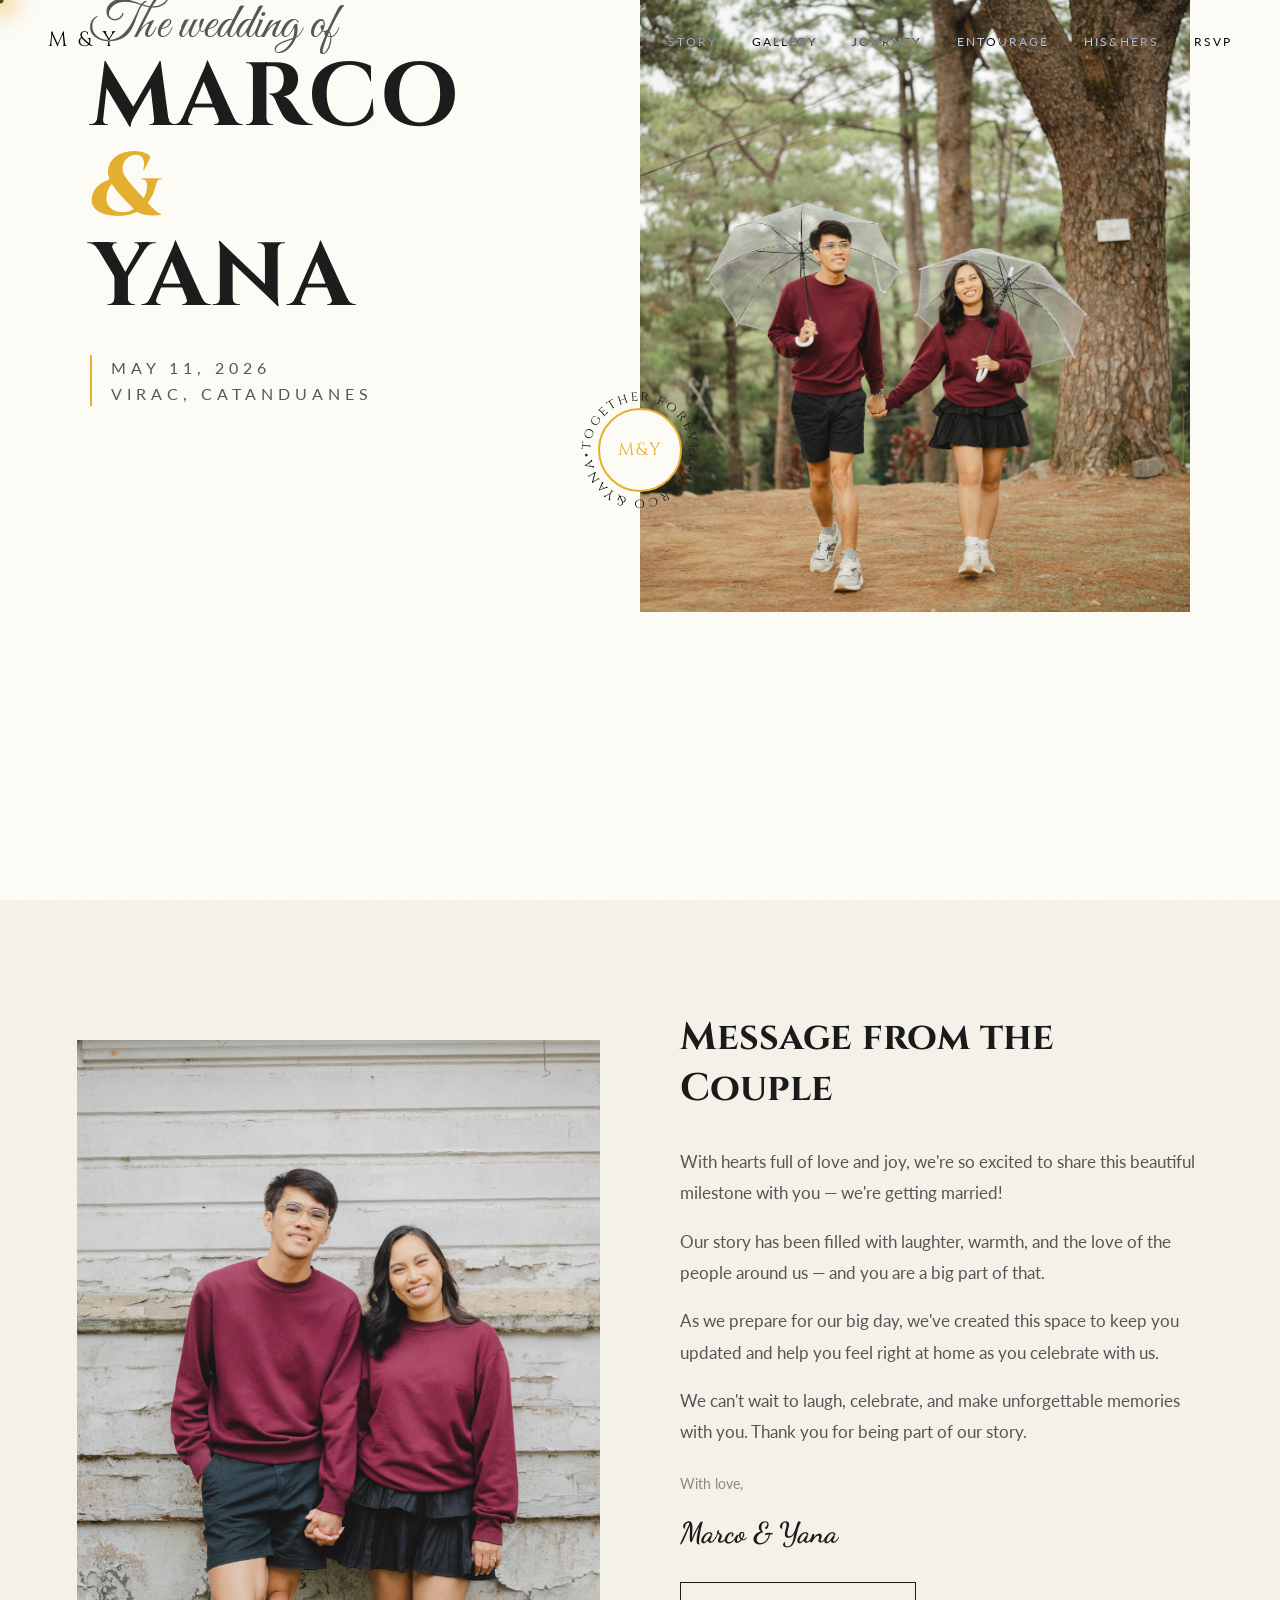
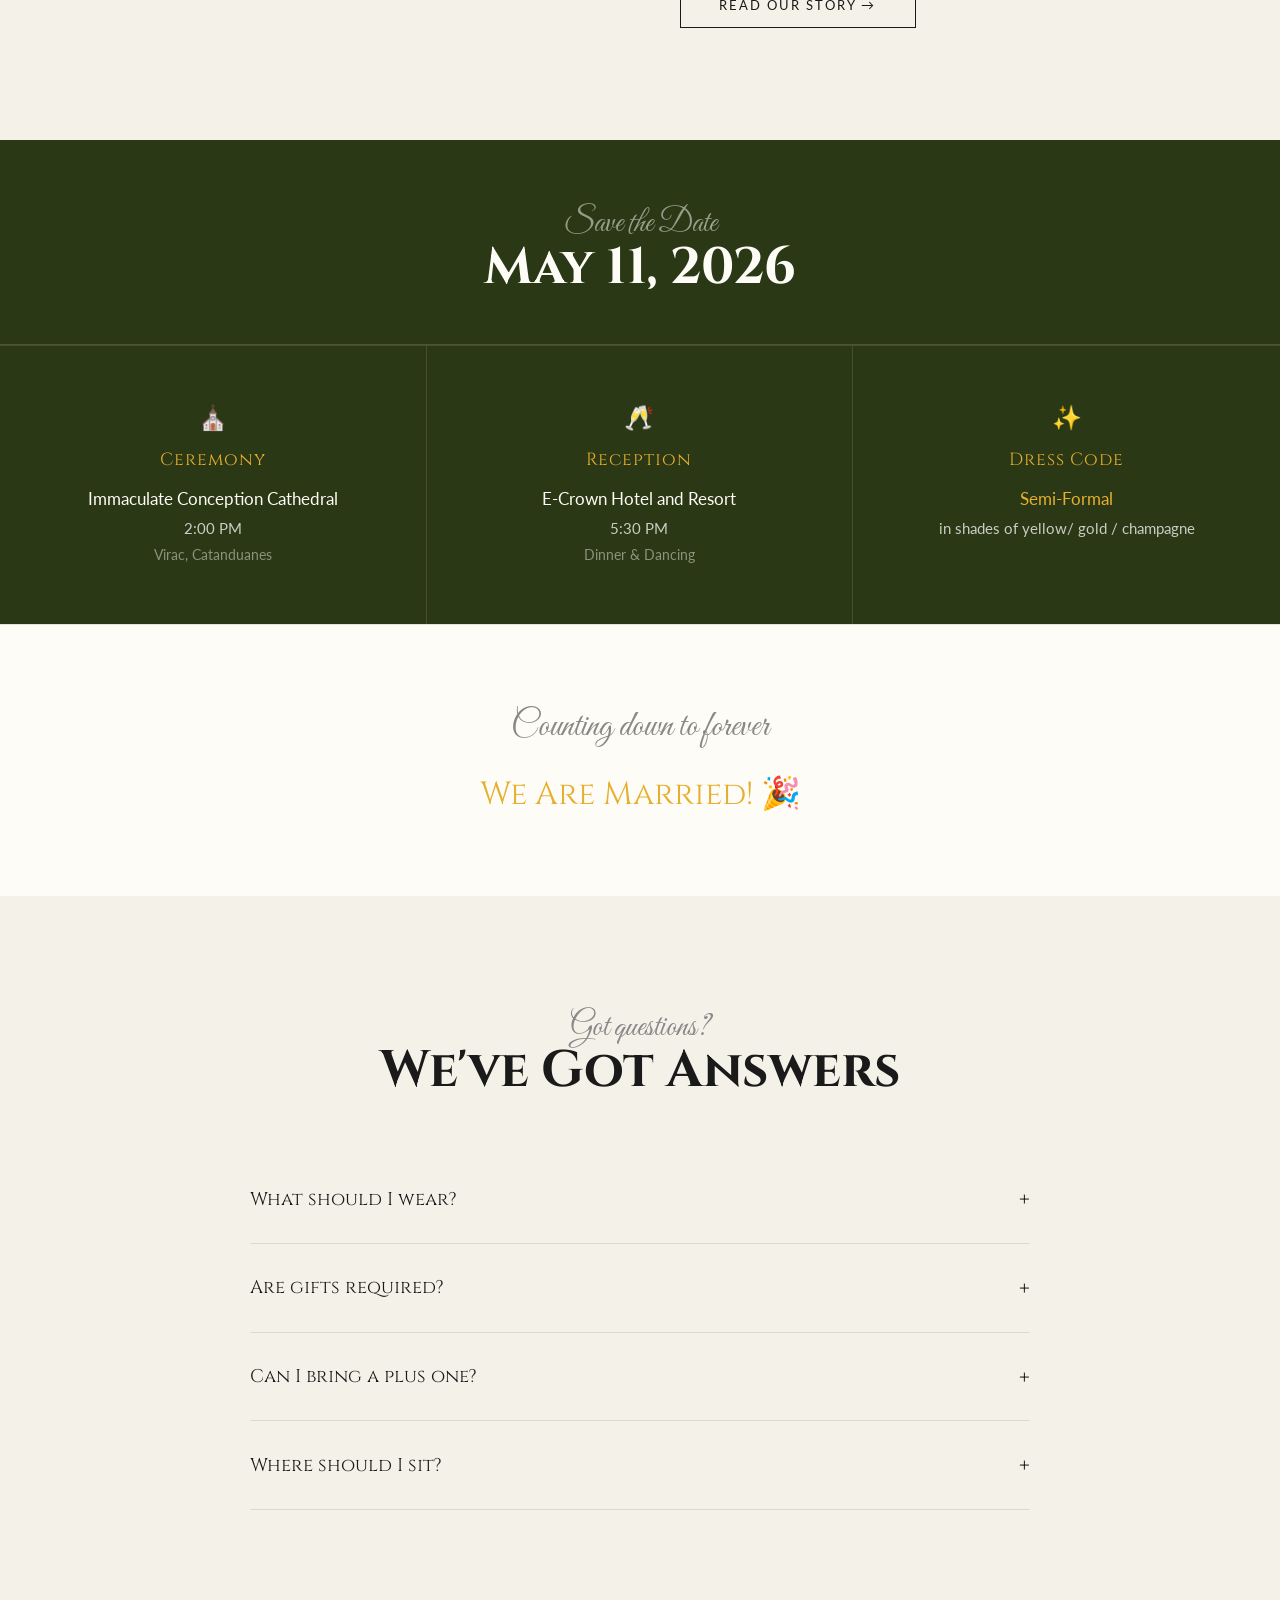
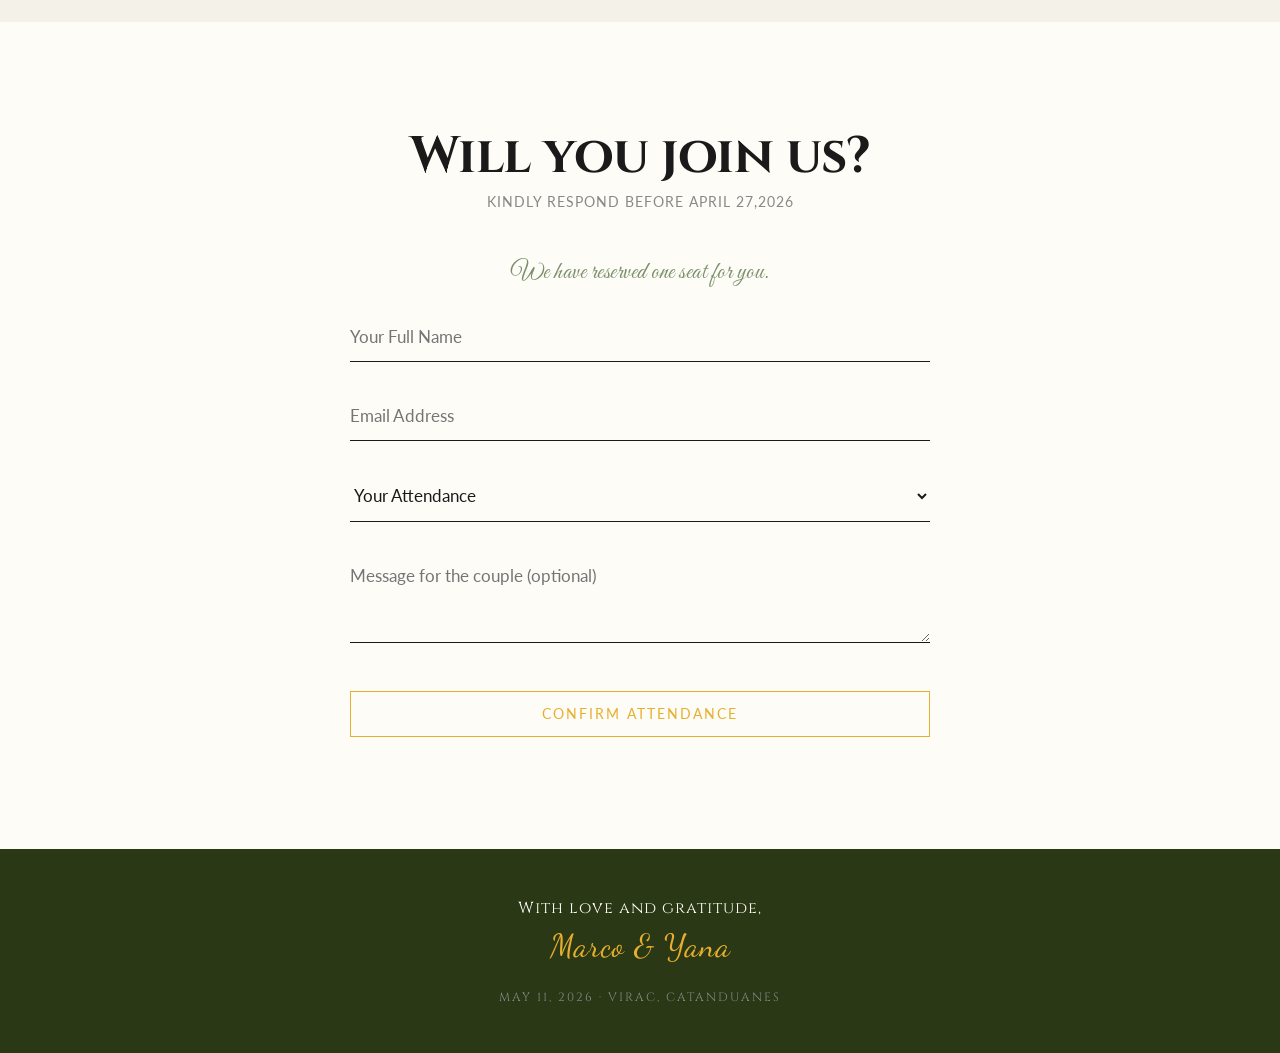
<file: index.html>
<!DOCTYPE html>
<html lang="en">
<head>
  <meta charset="UTF-8">
  <meta name="viewport" content="width=device-width, initial-scale=1.0">
  <title>Marco & Yana | May 11, 2026</title>
  <link rel="preconnect" href="https://fonts.googleapis.com">
  <link rel="preconnect" href="https://fonts.gstatic.com" crossorigin>
  <link rel="stylesheet" href="shared.css">
  <style>
    /* ══ HERO ══ */
    .hero {
      height: 100vh; min-height: 640px;
      display: grid; grid-template-columns: 1fr 1fr;
      align-items: left; padding: 0 7%;
      position: relative; 
      overflow: hidden;
    }
    .hero-text { position:relative; z-index:3; }
    .wedding-of {
      font-family: var(--script);
      font-size: clamp(2.2rem, 4vw, 3.5rem);
      line-height: 1; margin-bottom: .2rem;
      display:block; color: var(--text-mid);
    }
    h1.names {
      font-family: var(--serif);
      font-size: clamp(3rem, 7vw, 6.5rem);
      line-height: 1; letter-spacing: .02em;
      color: var(--text);
    }
    h1.names .amp {
      font-style:italic; color: var(--gold);
      display:block; margin-left:-.05em;
    }
    .hero-date {
      margin-top: 2rem;
      padding-left: 1.2rem;
      border-left: 2px solid var(--gold);
      font-size: 1rem; text-transform:uppercase; letter-spacing:5px;
      color: var(--text-mid); line-height:1.6;
    }

    .hero-img-wrap {
      width:100%; height:68vh;
      overflow:hidden; position:relative;
    }
    .hero-img-wrap img {
      width:100%; height:100%;
      object-fit:cover; object-position: center top;
      transform: translateY(0);
      transition: transform .1s linear;
    }

    .sun-seal {
      position: absolute;
      top: 50%; left: 50%;
      transform: translate(-50%, -50%);
      width: 130px; height: 130px;
      z-index: 10; pointer-events:none;
    }
    .sun-seal svg { animation: spin 22s linear infinite; }
    .seal-center {
      position:absolute; inset:0;
      display:flex; align-items:center; justify-content:center;
    }
    .seal-monogram {
      font-family: var(--serif);
      font-size:1.1rem; letter-spacing:2px;
      background: var(--bg);
      width: 84px; height: 84px;
      border-radius: 50%;
      border: 2px solid var(--gold);
      color: var(--gold);
      display: flex; align-items: center; justify-content: center;
    }

    /* ══ MESSAGE ══ */
    .message-sec { background: var(--bg-alt); }
    .message-grid {
      display:grid; grid-template-columns: 1fr 1fr;
      gap: 5rem; align-items:center;
    }
    .message-img-wrap {
      height: 560px; overflow:hidden; position:relative;
    }
    .message-img-wrap img {
      width:100%; height:115%; object-fit:cover;
      object-position: center 20%;
      transform: scale(1.4);
    }
    .message-content h3 {
      font-family: var(--serif);
      font-size: clamp(1.8rem, 3vw, 2.5rem);
      margin-bottom:2rem;
    }
    .message-content p {
      font-size: 1.05rem; line-height:1.85; color: var(--text-mid);
      margin-bottom:1.1rem;
    }
    .couple-sign {
      font-family: var(--sign);
      font-size: 1.8rem; font-weight:700;
      color: var(--text); margin-top:.5rem;
    }

    /* ══ DETAILS ══ */
    .details-sec { background: var(--bg-dark); color: #FDFCF6; }
    .details-head {
      text-align:center; padding: 4rem 5% 3rem;
      border-bottom: 1px solid rgba(255,255,255,.15);
      margin-bottom:0;
    }
    .details-head .label { color: rgba(255,255,255,.5); }
    .details-head .heading { color:#FDFCF6; }
    .details-grid {
      display:grid; grid-template-columns: repeat(3,1fr);
      border-top: 1px solid rgba(255,255,255,.12);
    }
    .detail-card { text-align:center;
      padding: 3.5rem 2.5rem;
      border-right: 1px solid rgba(255,255,255,.12);
      transition: background .4s;
    }
    .detail-card:last-child { border-right:none; }
    .detail-card:hover { background: rgba(230,175,46,.08); }
    .detail-icon { font-size:1.5rem; margin-bottom:1rem; }
    .detail-lbl {
      font-family: var(--serif); font-size:1.1rem;
      color: var(--gold); margin-bottom:.8rem; letter-spacing:1px;
    }
    .detail-card p { font-size:.95rem; line-height:1.7; color:rgba(255,255,255,.75); }
    .detail-card .venue { font-size:1.05rem; color:#FDFCF6; margin:.2rem 0; }

    /* ══ FAQ ══ */
    .faq-sec { background: var(--bg-alt); }
    .faq-wrap { max-width:780px; margin:0 auto; }
    .faq-item { border-bottom:1px solid rgba(0,0,0,.1); }
    .faq-q {
      padding:1.8rem 0; cursor:pointer;
      display:flex; justify-content:space-between; align-items:center;
      font-family:var(--serif); font-size:1.15rem;
      transition: color .3s;
    }
    .faq-q:hover { color: var(--gold); }
    .faq-icon { font-size:1.4rem; transition: transform .3s; flex-shrink:0; margin-left:1rem; }
    .faq-a { max-height:0; overflow:hidden; transition: max-height .5s cubic-bezier(.25,1,.5,1); }
    .faq-a p { padding-bottom:1.8rem; color:var(--text-mid); line-height:1.7; font-size:.97rem; }
    .faq-item.open .faq-a { max-height:300px; }
    .faq-item.open .faq-icon { transform:rotate(45deg); color:var(--gold); }

    /* ══ COUNTDOWN ══ */
    .countdown-sec {
      background: var(--bg); padding:5rem 0;
      text-align:center; border-top:1px solid #e8e2d0;
    }
    .count-label { font-family:var(--script); font-size:2.2rem; color:var(--text-soft); margin-bottom:1.5rem; }
    .timer {
      display:flex; justify-content:center; gap:3.5rem;
      font-family:var(--serif);
    }
    .t-block { display:flex; flex-direction:column; align-items:center; }
    .t-val { font-size:3.8rem; line-height:1; }
    .t-lbl { font-size:.65rem; letter-spacing:3px; margin-top:.5rem; color:var(--gold); text-transform:uppercase; }

    /* ══ RSVP ══ */
    .rsvp-sec { background: var(--bg); }
    .rsvp-inner { max-width:580px; margin:0 auto; text-align:center; }
    .rsvp-inner .heading { margin-bottom:.6rem; }
    .rsvp-inner .sub { color:var(--text-soft); margin-bottom:3rem; font-size:.9rem; letter-spacing:1px; text-transform:uppercase; }

    .reserved-note {
      display:block; width:100%; text-align:center;
      font-family:var(--script); font-size:1.5rem;
      color: var(--sage); margin-bottom:1.5rem;
      letter-spacing:.5px;
    }

    .form-field {
      width:100%; background:transparent; border:none;
      border-bottom:1px solid var(--text);
      padding:14px 0; font-family:var(--body); font-size:1.05rem;
      margin-bottom:1.8rem; border-radius:0; color:var(--text);
      transition: border-color .3s;
    }
    .form-field:focus { outline:none; border-bottom:2px solid var(--gold); }
    .form-field option { color: var(--text); background: var(--bg); }

    .rsvp-row { display:flex; gap:1.5rem; }
    .rsvp-row .form-field { flex:1; }

    .form-feedback {
      display:none; margin-top:1rem;
      font-family:var(--serif); font-size:.9rem;
    }

    /* ══ MOBILE ══ */
    @media (max-width:768px) {

      .hero { 
        display: flex; 
        flex-direction: column; 
        height: auto; 
        padding-top: 6rem; 
        padding-bottom: 3rem; 
      }
      .hero-text { 
        order: 1; 
      }
      .sun-seal { 
        order: 2; 
        position: relative; 
        top: auto; left: auto; bottom: auto; transform: none; 
        margin: 2rem auto -65px auto; 
        z-index: 10;
      }
      .hero-img-wrap { 
        order: 3; 
        height: 45vh; 
        margin-top: 0; 
      }
      
      .message-grid { grid-template-columns:1fr; gap:2.5rem; }
      .message-img-wrap { height:320px; }
      .details-grid { grid-template-columns:1fr; }
      .detail-card { text-align:center; border-right:none; border-bottom:1px solid rgba(255,255,255,.12); }
      .timer { gap:1.5rem; }
      .t-val { font-size:2.5rem; }
    }
    @keyframes spin { from{transform:rotate(0deg)} to{transform:rotate(360deg)} }
  </style>
</head>
<body>

  <div class="grain"></div>
  <div class="cur-dot"></div>
  <div class="cur-glow"></div>

  <nav>
    <a href="index.html" class="nav-logo">M & Y</a>
    <ul class="nav-links">
      <li><a href="story.html">Story</a></li>
      <li><a href="gallery.html">Gallery</a></li>
      <li><a href="journey.html">Journey</a></li>
      <li><a href="entourage.html">Entourage</a></li>
      <li><a href="QnA.html">His&Hers</a></li>
      <li><a href="#rsvp">RSVP</a></li>
    </ul>
  </nav>

 <section class="hero" id="home">
    <div class="hero-text">
      <span class="wedding-of">The wedding of</span>
      <h1 class="names">
        <span>MARCO</span>
        <span class="amp">&</span>
        <span>YANA</span>
      </h1>
      <div class="hero-date">
        May 11, 2026<br>Virac, Catanduanes
      </div>
    </div>

    <div class="hero-img-wrap parallax-img">
      <img src="images/0d72737c-f453-404e-b99c-975beeeeb14b (1).jpg" alt="Marco Polo and Elyannah">
    </div>

    <div class="sun-seal">
      <svg viewBox="0 0 100 100" width="130" height="130">
        <path id="cp" d="M50,50 m-38,0 a38,38 0 1,1 76,0 a38,38 0 1,1 -76,0" fill="transparent"/>
        <text font-size="10.5" font-family="Cinzel" letter-spacing="1.8" fill="#1a1a1a">
          <textPath href="#cp">together forever•Marco &amp;Yana•</textPath>
        </text>
      </svg>
      <div class="seal-center">
        <span class="seal-monogram">M&Y</span>
      </div>
    </div>
  </section>

  <section class="message-sec sec reveal" id="story">
    <div class="message-grid">
      <div class="message-img-wrap reveal">
        <img src="images/BLD03170.jpg" alt="Marco Polo and Elyannah" style="object-position: 30% 55%;" >
      </div>
      <div class="message-content reveal">
        <h3>Message from the Couple</h3>
        <p>With hearts full of love and joy, we're so excited to share this beautiful milestone with you — we're getting married!</p>
        <p>Our story has been filled with laughter, warmth, and the love of the people around us — and you are a big part of that.</p>
        <p>As we prepare for our big day, we've created this space to keep you updated and help you feel right at home as you celebrate with us.</p>
        <p>We can't wait to laugh, celebrate, and make unforgettable memories with you. Thank you for being part of our story.</p>
        <p style="margin-top:1.5rem; color:#888; font-size:.9rem;">With love,</p>
        <div class="couple-sign">Marco &amp; Yana</div>
        <div style="margin-top:2rem;">
          <a href="story.html" class="btn">Read Our Story →</a>
        </div>
      </div>
    </div>
  </section>

  <section class="details-sec" id="details">
    <div class="details-head">
      <span class="label">Save the Date</span>
      <h2 class="heading">May 11, 2026</h2>
    </div>
    <div class="details-grid">
      <div class="detail-card reveal">
        <div class="detail-icon">⛪</div>
        <div class="detail-lbl">Ceremony</div>
        <p class="venue">Immaculate Conception Cathedral</p>
        <p>2:00 PM<br><span style="color:rgba(255,255,255,.45); font-size:.85rem;">Virac, Catanduanes</span></p>
      </div>
      <div class="detail-card reveal">
        <div class="detail-icon">🥂</div>
        <div class="detail-lbl">Reception</div>
        <p class="venue">E-Crown Hotel and Resort</p>
        <p>5:30 PM<br><span style="color:rgba(255,255,255,.45); font-size:.85rem;">Dinner & Dancing</span></p>
      </div>
      <div class="detail-card reveal">
        <div class="detail-icon">✨</div>
        <div class="detail-lbl">Dress Code</div>
        <p class="venue" style="color:var(--gold);">Semi-Formal</p>
        <p>in shades of yellow/ gold / champagne<br></p>
      </div>
    </div>
  </section>

  <div class="countdown-sec">
    <div class="count-label">Counting down to forever</div>
    <div class="timer" id="timer">
      <div class="t-block"><span class="t-val" id="cd-d">00</span><span class="t-lbl">Days</span></div>
      <div class="t-block"><span class="t-val" id="cd-h">00</span><span class="t-lbl">Hours</span></div>
      <div class="t-block"><span class="t-val" id="cd-m">00</span><span class="t-lbl">Mins</span></div>
      <div class="t-block"><span class="t-val" id="cd-s">00</span><span class="t-lbl">Secs</span></div>
    </div>
  </div>

  <section class="faq-sec sec" id="faq">
    <div style="text-align:center; margin-bottom:3.5rem;" class="reveal">
      <span class="label">Got questions?</span>
      <h2 class="heading">We've Got Answers</h2>
    </div>
    <div class="faq-wrap">
      <div class="faq-item">
        <div class="faq-q" onclick="toggleFaq(this)">
          What should I wear?<span class="faq-icon">+</span>
        </div>
        <div class="faq-a">
          <p>Come dressed in semi-formal attire in your favorite shade of gold, yellow, or champagne, and celebrate with us in warmth and joy! Your presence already brightens our day — but a touch of sunlight will make it even more special.</p>
        </div>
      </div>
      <div class="faq-item">
        <div class="faq-q" onclick="toggleFaq(this)">
          Are gifts required?<span class="faq-icon">+</span>
        </div>
        <div class="faq-a">
          <p>Your presence is the greatest gift we could ask for. However, if you wish to bless us further, a simple monetary gift would be deeply appreciated as we begin our new life together.</p>
        </div>
      </div>
      <div class="faq-item">
        <div class="faq-q" onclick="toggleFaq(this)">
          Can I bring a plus one?<span class="faq-icon">+</span>
        </div>
        <div class="faq-a">
          <p>Due to limited seating, we kindly ask that only guests listed on the invitation attend. Thank you so much for your understanding!</p>
        </div>
      </div>
      <div class="faq-item">
        <div class="faq-q" onclick="toggleFaq(this)">
          Where should I sit?<span class="faq-icon">+</span>
        </div>
        <div class="faq-a">
          <p>You’re welcome to sit anywhere during the ceremony and enjoy the moment with us. At the reception, assigned seating will be arranged, with a place thoughtfully prepared just for you.</p>
        </div>
      </div>
    </div>
  </section>      

  <section class="rsvp-sec sec" id="rsvp">
    <div class="rsvp-inner">
      <div class="reveal">
        <span class="label" style="text-align:center; color:var(--text-soft);"></span>
        <h2 class="heading" style="margin-bottom:.5rem;">Will you join us?</h2>
        <p class="sub">Kindly respond before April 27,2026</p>
      </div>
      <form id="rsvpForm" class="reveal">
        <span class="reserved-note">We have reserved one seat for you.</span>
        <input class="form-field" type="text" id="entryName" placeholder="Your Full Name" required>
        <input class="form-field" type="email" id="entryEmail" placeholder="Email Address" required>
        <select class="form-field" id="entryAttendance" required>
          <option value="" disabled selected>Your Attendance</option>
          <option value="Accepts">Joyfully Accepts</option>
          <option value="Declines">Regretfully Declines</option>
        </select>
        <textarea class="form-field" id="entryMessage" placeholder="Message for the couple (optional)" rows="3"></textarea>
        <button type="submit" class="btn btn-gold" id="rsvpBtn" style="width:100%; margin-top:1rem; font-size:.85rem;">Confirm Attendance</button>
        <div class="form-feedback" id="formFeedback"></div>
      </form>
    </div>
  </section>

  <footer>
    <p>With love and gratitude,</p>
    <p class="foot-script">Marco &amp; Yana</p>
    <p style="margin-top:1.5rem; font-size:.75rem; color:#888; letter-spacing:2px;">MAY 11, 2026 · VIRAC, CATANDUANES</p>
  </footer>

  <script>
    // ── Cursor ──
    const dot  = document.querySelector('.cur-dot');
    const glow = document.querySelector('.cur-glow');
    document.addEventListener('mousemove', e => {
      dot.style.left  = e.clientX + 'px';
      dot.style.top   = e.clientY + 'px';
      setTimeout(()=>{ glow.style.left = e.clientX+'px'; glow.style.top = e.clientY+'px'; }, 55);
    });

    // ── Parallax + Reveal ──
    window.addEventListener('scroll', () => {
      const img = document.querySelector('.parallax-img img');
      if(img) img.style.transform = `translateY(${window.scrollY * 0.15}px)`;
      document.querySelectorAll('.reveal').forEach(el => {
        if(el.getBoundingClientRect().top < window.innerHeight - 80) el.classList.add('in');
      });
    });
    document.querySelectorAll('.reveal').forEach(el => {
      if(el.getBoundingClientRect().top < window.innerHeight - 80) el.classList.add('in');
    });



    // ── Countdown ──
    const target = new Date('May 11, 2026 13:00:00').getTime();
    function tick() {
      const diff = target - Date.now();
      if(diff < 0){ document.getElementById('timer').innerHTML='<p style="font-family:var(--serif);font-size:2rem;color:var(--gold)">We Are Married! 🎉</p>'; return; }
      const pad = n => String(n).padStart(2,'0');
      document.getElementById('cd-d').textContent = pad(Math.floor(diff/86400000));
      document.getElementById('cd-h').textContent = pad(Math.floor(diff%86400000/3600000));
      document.getElementById('cd-m').textContent = pad(Math.floor(diff%3600000/60000));
      document.getElementById('cd-s').textContent = pad(Math.floor(diff%60000/1000));
    }
    tick(); setInterval(tick, 1000);

    // ── FAQ ──
    function toggleFaq(el) {
      el.parentElement.classList.toggle('open');
    }

    // ══════════════════════════════════════════════
    // ── RSVP — Google Apps Script Web App ─────────
    // ══════════════════════════════════════════════
    //

    const APPS_SCRIPT_URL = 'https://script.google.com/macros/s/AKfycbzXfMqzOzCS2opG9uqsEWNcDTN9lSIzOzPCl0FjKxOroiYvnuQyoJFtR_hGgfrxaJIYUw/exec';

    document.getElementById('rsvpForm').addEventListener('submit', async function(e) {
      e.preventDefault();

      const btn = document.getElementById('rsvpBtn');
      const fb  = document.getElementById('formFeedback');

      const name       = document.getElementById('entryName').value.trim();
      const email      = document.getElementById('entryEmail').value.trim();
      const attendance = document.getElementById('entryAttendance').value;
      const message    = document.getElementById('entryMessage').value.trim();

      if (!name || !email || !attendance) return;

      btn.textContent   = 'Sending…';
      btn.disabled      = true;
      btn.style.opacity = '.6';
      fb.style.display  = 'block';
      fb.style.color    = 'var(--text-mid)';
      fb.textContent    = 'Sending your response…';

      try {

        const params = new URLSearchParams({ name, email, attendance, message });
        const res    = await fetch(`${APPS_SCRIPT_URL}?${params}`, { method: 'GET' });
        const data   = await res.json();

        if (data.status === 'success') {
          fb.textContent    = '💛 Thank you! Your RSVP has been received. Check your email for a confirmation.';
          fb.style.color    = 'var(--sage)';
          btn.textContent   = 'Sent ✓';
          btn.style.opacity = '1';
          this.reset();
        } else {
          throw new Error(data.message || 'Unknown error');
        }
      } catch (err) {
        fb.textContent    = '⚠️ Something went wrong. Please try again or contact us directly.';
        fb.style.color    = '#c0392b';
        btn.textContent   = 'Confirm Attendance';
        btn.disabled      = false;
        btn.style.opacity = '1';
        console.error('RSVP error:', err);
      }
    });
  </script>
</body>
</html>
</file>
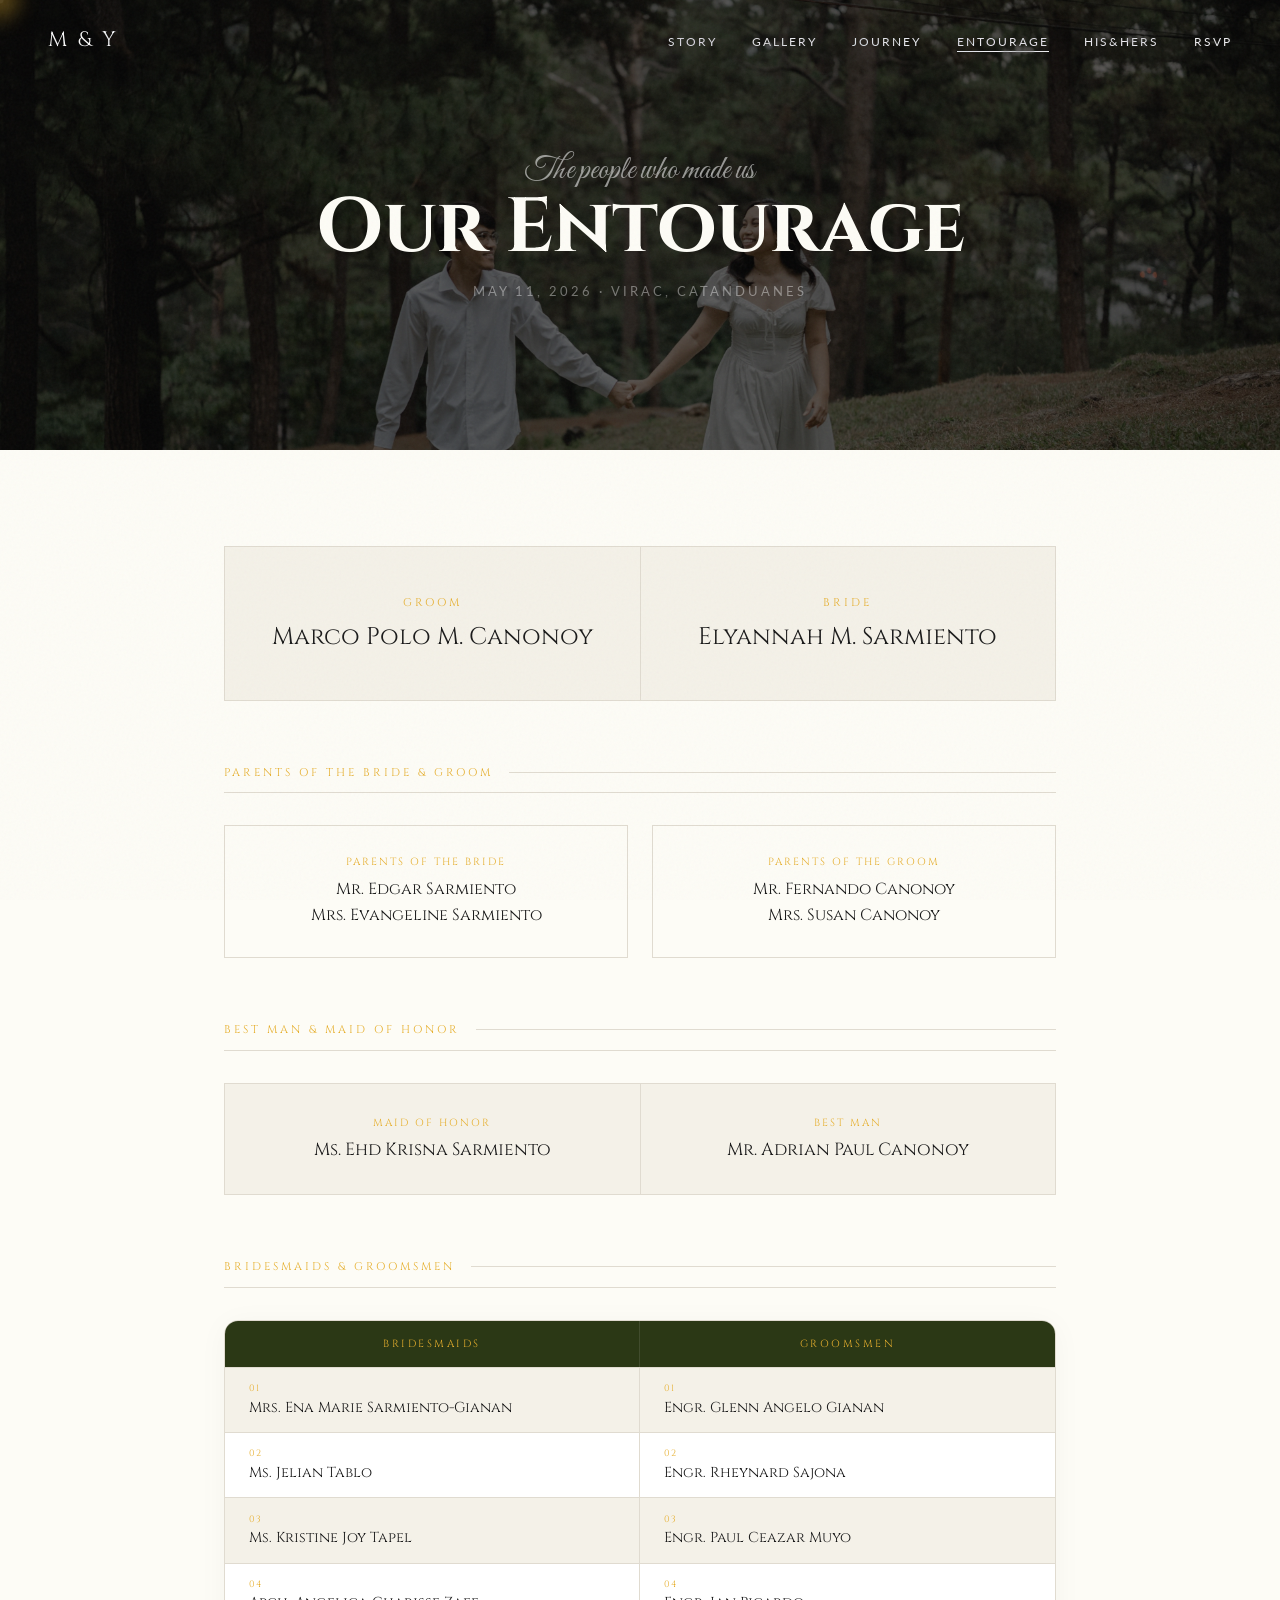
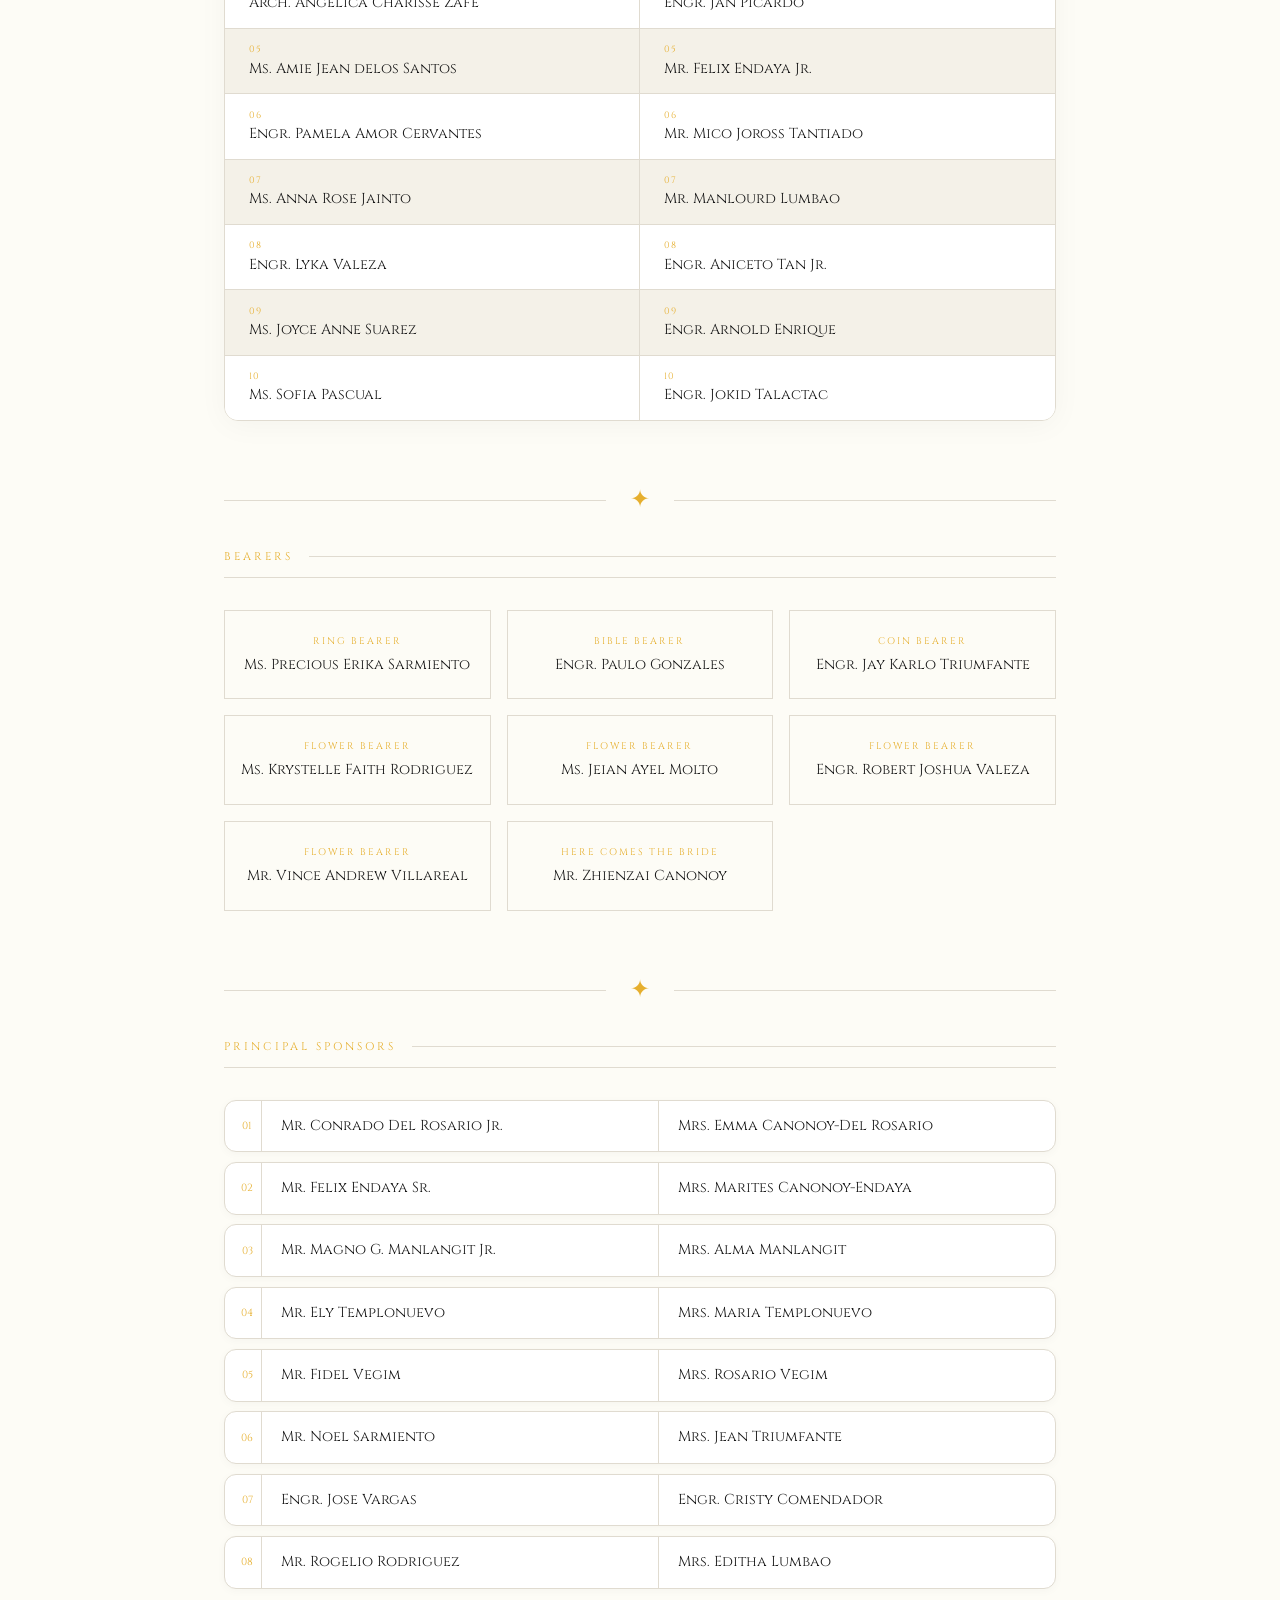
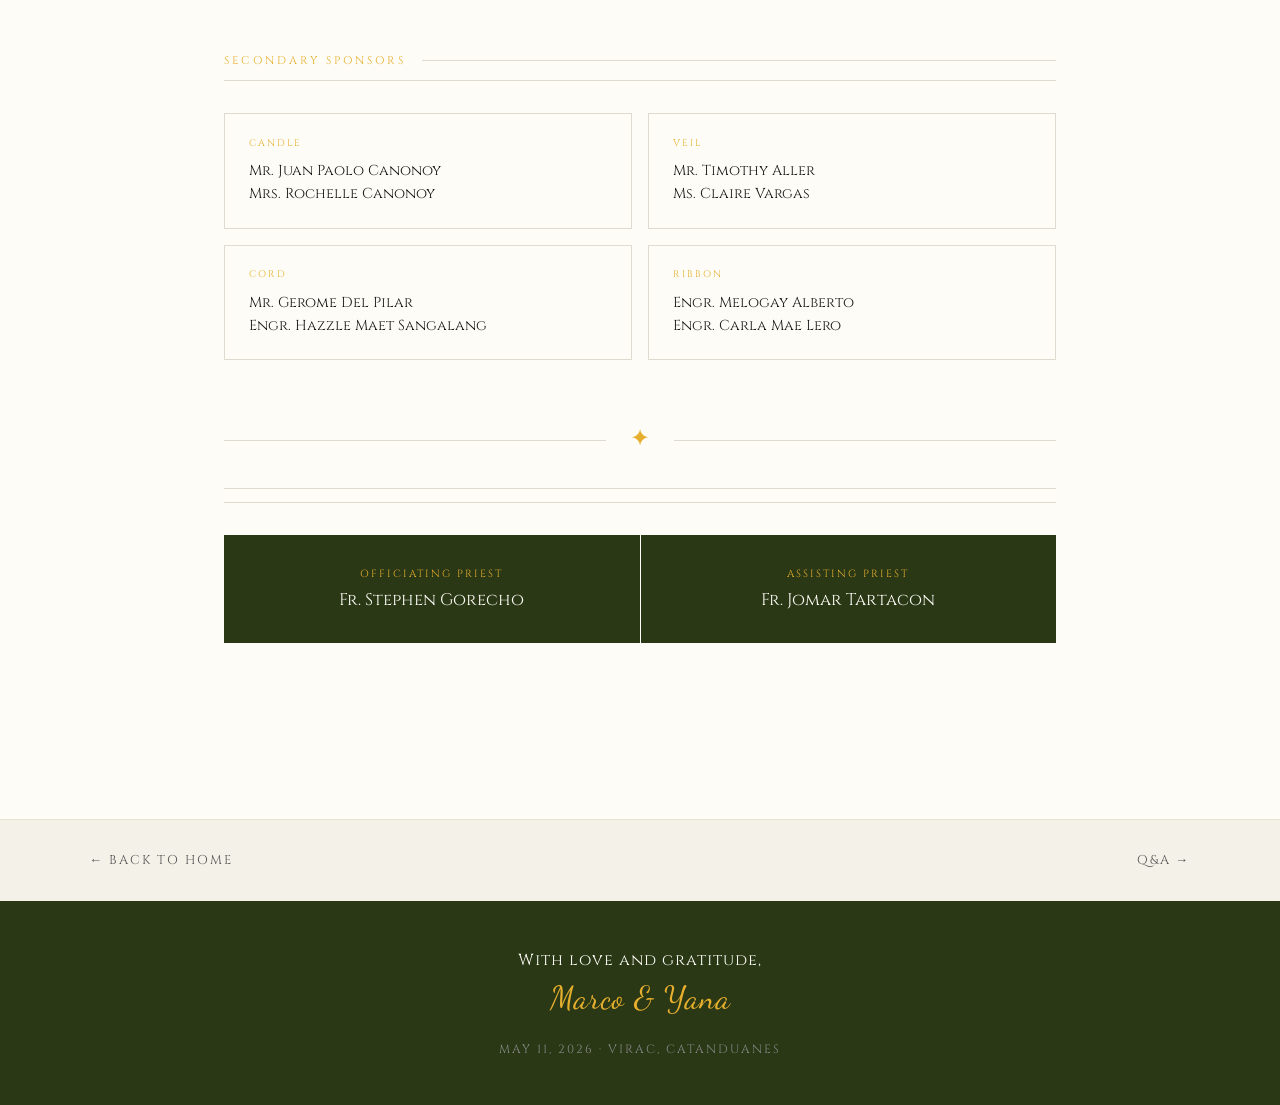
<file: entourage.html>
<!DOCTYPE html>
<html lang="en">
<head>
  <meta charset="UTF-8">
  <meta name="viewport" content="width=device-width, initial-scale=1.0">
  <title>Entourage | Marco & Yana</title>
  <link rel="preconnect" href="https://fonts.googleapis.com">
  <link rel="preconnect" href="https://fonts.gstatic.com" crossorigin>
  <link rel="stylesheet" href="shared.css">
  <style>

    /* ── PAGE HERO ── */
    .page-hero {
      height: 50vh; min-height: 320px;
      display: flex; align-items: center; justify-content: center;
      text-align: center; position: relative; overflow: hidden;
    }
    .page-hero-bg {
      position: absolute; inset: 0;
      background: url('images/3c7a3a22-08bd-461f-a61b-e88e6d36524d.jpg') center 30% / cover no-repeat;
      filter: brightness(.38) saturate(.7);
      transform: scale(1.06);
    }
    .page-hero-content { position: relative; z-index: 2; color: #FDFCF6; }
    .page-hero-content .label  { color: rgba(255,255,255,.55); }
    .page-hero-content .heading { color: #FDFCF6; font-size: clamp(3rem,6vw,5rem); }
    .page-hero-content .sub {
      margin-top: .8rem; font-size: .8rem;
      letter-spacing: 3px; text-transform: uppercase;
      color: rgba(255,255,255,.4);
    }

    /* ── MAIN WRAPPER ── */
    .entourage-wrap {
      max-width: 960px; margin: 0 auto;
      padding: 6rem 5% 7rem;
    }

    /* ── PRINCIPAL PAIR ── */
    .principal-pair {
      display: grid; grid-template-columns: 1fr 1fr;
      gap: 1px; background: #e0dbd0;
      margin-bottom: 4rem;
      border: 1px solid #e0dbd0;
    }
    .pair-card {
      background: var(--bg-alt);
      padding: 3rem 2.5rem; text-align: center;
    }
    .pair-role {
      font-family: var(--serif); font-size: .7rem;
      text-transform: uppercase; letter-spacing: 3px;
      color: var(--gold); margin-bottom: .8rem; display: block;
    }
    .pair-name {
      font-family: var(--serif); font-size: 1.5rem;
      line-height: 1.2; color: var(--text);
    }
    .pair-sub {
      font-size: .85rem; color: var(--text-soft);
      margin-top: .3rem; letter-spacing: 1px;
    }

    /* ── SECTION BLOCK ── */
    .ent-block { margin-bottom: 4rem; }
    .ent-block-title {
      font-family: var(--serif); font-size: .7rem;
      text-transform: uppercase; letter-spacing: 3px;
      color: var(--gold); border-bottom: 1px solid #e0dbd0;
      padding-bottom: .8rem; margin-bottom: 2rem;
      display: flex; align-items: center; gap: 1rem;
    }
    .ent-block-title::after {
      content: ''; flex: 1; height: 1px; background: #e0dbd0;
    }

    /* ── PARENTS ── */
    .parents-grid {
      display: grid; grid-template-columns: 1fr 1fr;
      gap: 1.5rem;
    }
    .parent-item {
      text-align: center; padding: 1.8rem 1rem;
      border: 1px solid #e0dbd0; background: var(--bg);
      transition: background .3s;
    }
    .parent-item:hover { background: var(--bg-alt); }
    .parent-side {
      font-family: var(--serif); font-size: .65rem; text-transform: uppercase;
      letter-spacing: 2px; color: var(--gold); margin-bottom: .5rem;
    }
    .parent-names { font-family: var(--serif); font-size: 1rem; line-height: 1.6; }

    /* ── BESTMAN / MOH ── */
    .honor-grid {
      display: grid; grid-template-columns: 1fr 1fr;
      gap: 1px; background: #e0dbd0; border: 1px solid #e0dbd0;
    }
    .honor-card {
      background: var(--bg-alt); padding: 2rem; text-align: center;
    }
    .honor-role {
      font-family: var(--serif); font-size: .65rem; text-transform: uppercase;
      letter-spacing: 2px; color: var(--gold); margin-bottom: .5rem; display: block;
    }
    .honor-name { font-family: var(--serif); font-size: 1.1rem; }

    /* ── BRIDESMAIDS / GROOMSMEN ── */
    .bm-table {
      border: 1px solid #e0dbd0;
      border-radius: 14px;
      overflow: hidden;
      box-shadow: 0 4px 30px rgba(0,0,0,.04);
    }
    .bm-thead {
      display: grid; grid-template-columns: 1fr 1fr;
      background: var(--bg-dark);
    }
    .bm-th {
      padding: 1rem 1.5rem; text-align: center;
      font-family: var(--serif); font-size: .65rem;
      text-transform: uppercase; letter-spacing: 2.5px; color: var(--gold);
    }
    .bm-th:first-child { border-right: 1px solid rgba(255,255,255,.1); }
    .bm-row {
      display: grid; grid-template-columns: 1fr 1fr;
      border-top: 1px solid #e0dbd0;
    }
    .bm-row:nth-child(even) .bm-cell { background: var(--bg-alt); }
    .bm-row:nth-child(odd)  .bm-cell { background: #fff; }
    .bm-cell {
      padding: .9rem 1.5rem; font-family: var(--serif); font-size: .9rem;
      color: var(--text); line-height: 1.4;
    }
    .bm-cell:first-child { border-right: 1px solid #e0dbd0; }
    .bm-num {
      font-family: var(--serif); font-size: .58rem;
      color: var(--gold); display: block;
      letter-spacing: 1px; margin-bottom: .15rem;
    }

    /* ── BEARERS ── */
    .bearers-grid {
      display: grid; grid-template-columns: repeat(3, 1fr);
      gap: 1rem;
    }
    .bearer-card {
      text-align: center; padding: 1.5rem 1rem;
      border: 1px solid #e0dbd0; background: var(--bg);
      transition: background .3s;
    }
    .bearer-card:hover { background: var(--bg-alt); }
    .bearer-role {
      font-family: var(--serif); font-size: .6rem; text-transform: uppercase;
      letter-spacing: 2px; color: var(--gold);
      margin-bottom: .5rem; display: block;
    }
    .bearer-name { font-family: var(--serif); font-size: .9rem; line-height: 1.3; }

    /* ── PRINCIPAL SPONSORS ── */
    .sponsor-list { display: flex; flex-direction: column; gap: .6rem; }
    .sp-row {
      background: #fff;
      border: 1px solid #e0dbd0;
      border-radius: 12px;
      display: grid;
      /* number | name 1 | name 2 — on desktop */
      grid-template-columns: 36px 1fr 1fr;
      align-items: center; overflow: hidden;
      box-shadow: 0 2px 10px rgba(0,0,0,.03);
      transition: box-shadow .25s, transform .2s;
    }
    .sp-row:hover { box-shadow: 0 6px 20px rgba(0,0,0,.07); transform: translateX(4px); }
    .sp-num {
      padding: 1rem .5rem 1rem 1rem;
      font-family: var(--serif); font-size: .65rem;
      color: var(--gold); text-align: center;
      /* spans both rows on mobile */
      align-self: stretch; display: flex; align-items: center; justify-content: center;
    }
    .sp-name {
      padding: 1rem 1.2rem;
      font-family: var(--serif); font-size: .9rem;
      color: var(--text); line-height: 1.3;
      border-left: 1px solid #e0dbd0;
    }

    /* ── SECONDARY SPONSORS ── */
    .sec-sponsors-grid {
      display: grid; grid-template-columns: 1fr 1fr;
      gap: 1rem;
    }
    .sec-sp-card {
      border: 1px solid #e0dbd0; background: var(--bg);
      padding: 1.4rem 1.5rem; transition: background .3s;
    }
    .sec-sp-card:hover { background: var(--bg-alt); }
    .sec-sp-role {
      font-family: var(--serif); font-size: .6rem; text-transform: uppercase;
      letter-spacing: 2px; color: var(--gold);
      margin-bottom: .6rem; display: block;
    }
    .sec-sp-names { font-family: var(--serif); font-size: .9rem; line-height: 1.6; }

    /* ── PRIEST ── */
    .priest-strip {
      background: var(--bg-dark); color: #FDFCF6;
      display: grid; grid-template-columns: 1fr 1fr;
      gap: 1px; background-color: rgba(255,255,255,.1);
    }
    .priest-card {
      background: var(--bg-dark); padding: 2rem 2.5rem; text-align: center;
    }
    .priest-role {
      font-family: var(--serif); font-size: .65rem; text-transform: uppercase;
      letter-spacing: 2px; color: var(--gold);
      margin-bottom: .5rem; display: block;
    }
    .priest-name { font-family: var(--serif); font-size: 1.05rem; color: #FDFCF6; }

    /* ── DIVIDER ── */
    .gold-divider {
      display: flex; align-items: center; gap: 1.5rem;
      margin: 3.5rem 0 2rem;
    }
    .gold-divider span { font-family: var(--script); font-size: 1.5rem; color: var(--gold); flex-shrink: 0; }
    .gold-divider::before, .gold-divider::after {
      content: ''; flex: 1; height: 1px; background: #e0dbd0;
    }

    /* ── BOTTOM NAV ── */
    .page-nav-bar {
      background: var(--bg-alt); padding: 2rem 7%;
      display: flex; justify-content: space-between; align-items: center;
      border-top: 1px solid #e8e2d0;
    }
    .page-nav-bar a {
      font-family: var(--serif); font-size: .8rem; text-transform: uppercase; letter-spacing: 2px;
      text-decoration: none; color: var(--text-mid); transition: color .2s;
    }
    .page-nav-bar a:hover { color: var(--gold); }

    /* ── RESPONSIVE ── */
    @media (max-width: 640px) {
      .principal-pair,
      .honor-grid,
      .priest-strip { grid-template-columns: 1fr; }
      .parents-grid { grid-template-columns: 1fr; }
      .bearers-grid { grid-template-columns: repeat(2, 1fr); }
      .sec-sponsors-grid { grid-template-columns: 1fr; }
      .bm-cell { padding: .75rem .8rem; font-size: .8rem; }


      .sp-row {
        grid-template-columns: 36px 1fr;
        grid-template-rows: auto auto;
      }
      .sp-num {
        grid-row: 1 / 3; 
        padding: 1rem .4rem 1rem .8rem;
      }
      .sp-name {
        padding: .6rem 1rem;
        font-size: .85rem;
      }

      .sp-name:nth-child(2) {
        padding-bottom: .3rem;
        border-bottom: 1px dashed #e0dbd0;
      }

      .sp-name:nth-child(3) {
        padding-top: .3rem;
 
        display: block !important;
      }
    }
  </style>
</head>
<body>

  <div class="grain"></div>
  <div class="cur-dot"></div>
  <div class="cur-glow"></div>

  <nav>
    <a href="index.html" class="nav-logo">M & Y</a>
    <ul class="nav-links">
      <li><a href="story.html">Story</a></li>
      <li><a href="gallery.html">Gallery</a></li>
      <li><a href="journey.html">Journey</a></li>
      <li><a href="entourage.html" class="active">Entourage</a></li>
      <li><a href="QnA.html">His&Hers</a></li>
      <li><a href="index.html#rsvp">RSVP</a></li>
    </ul>
  </nav>

  <!-- Hero -->
  <div class="page-hero">
    <div class="page-hero-bg"></div>
    <div class="page-hero-content">
      <span class="label">The people who made us</span>
      <h1 class="heading">Our Entourage</h1>
      <p class="sub">May 11, 2026 · Virac, Catanduanes</p>
    </div>
  </div>

  <div class="entourage-wrap">

    <!-- ── BRIDE & GROOM ── -->
    <div class="reveal">
      <div class="principal-pair">
        <div class="pair-card">
          <span class="pair-role">Groom</span>
          <div class="pair-name">Marco Polo M. Canonoy</div>
        </div>
        <div class="pair-card">
          <span class="pair-role">Bride</span>
          <div class="pair-name">Elyannah M. Sarmiento</div>
        </div>
      </div>
    </div>

    <!-- ── PARENTS ── -->
    <div class="ent-block reveal">
      <div class="ent-block-title">Parents of the Bride & Groom</div>
      <div class="parents-grid">
        <div class="parent-item">
          <div class="parent-side">Parents of the Bride</div>
          <div class="parent-names">Mr. Edgar Sarmiento<br>Mrs. Evangeline Sarmiento</div>
        </div>
        <div class="parent-item">
          <div class="parent-side">Parents of the Groom</div>
          <div class="parent-names">Mr. Fernando Canonoy<br>Mrs. Susan Canonoy</div>
        </div>
      </div>
    </div>

    <!-- ── BEST MAN & MOH ── -->
    <div class="ent-block reveal">
      <div class="ent-block-title">Best Man & Maid of Honor</div>
      <div class="honor-grid">
        <div class="honor-card">
          <span class="honor-role">Maid of Honor</span>
          <div class="honor-name">Ms. Ehd Krisna Sarmiento</div>
        </div>
        <div class="honor-card">
          <span class="honor-role">Best Man</span>
          <div class="honor-name">Mr. Adrian Paul Canonoy</div>
        </div>
      </div>
    </div>

    <!-- ── BRIDESMAIDS & GROOMSMEN ── -->
    <div class="ent-block reveal">
      <div class="ent-block-title">Bridesmaids & Groomsmen</div>
      <div class="bm-table">
        <div class="bm-thead">
          <div class="bm-th">Bridesmaids</div>
          <div class="bm-th">Groomsmen</div>
        </div>
        <div class="bm-row"><div class="bm-cell"><span class="bm-num">01</span>Mrs. Ena Marie Sarmiento-Gianan</div><div class="bm-cell"><span class="bm-num">01</span>Engr. Glenn Angelo Gianan</div></div>
        <div class="bm-row"><div class="bm-cell"><span class="bm-num">02</span>Ms. Jelian Tablo</div><div class="bm-cell"><span class="bm-num">02</span>Engr. Rheynard Sajona</div></div>
        <div class="bm-row"><div class="bm-cell"><span class="bm-num">03</span>Ms. Kristine Joy Tapel</div><div class="bm-cell"><span class="bm-num">03</span>Engr. Paul Ceazar Muyo</div></div>
        <div class="bm-row"><div class="bm-cell"><span class="bm-num">04</span>Arch. Angelica Charisse Zafe</div><div class="bm-cell"><span class="bm-num">04</span>Engr. Jan Picardo</div></div>
        <div class="bm-row"><div class="bm-cell"><span class="bm-num">05</span>Ms. Amie Jean delos Santos</div><div class="bm-cell"><span class="bm-num">05</span>Mr. Felix Endaya Jr.</div></div>
        <div class="bm-row"><div class="bm-cell"><span class="bm-num">06</span>Engr. Pamela Amor Cervantes</div><div class="bm-cell"><span class="bm-num">06</span>Mr. Mico Joross Tantiado</div></div>
        <div class="bm-row"><div class="bm-cell"><span class="bm-num">07</span>Ms. Anna Rose Jainto</div><div class="bm-cell"><span class="bm-num">07</span>Mr. Manlourd Lumbao</div></div>
        <div class="bm-row"><div class="bm-cell"><span class="bm-num">08</span>Engr. Lyka Valeza</div><div class="bm-cell"><span class="bm-num">08</span>Engr. Aniceto Tan Jr.</div></div>
        <div class="bm-row"><div class="bm-cell"><span class="bm-num">09</span>Ms. Joyce Anne Suarez</div><div class="bm-cell"><span class="bm-num">09</span>Engr. Arnold Enrique</div></div>
        <div class="bm-row"><div class="bm-cell"><span class="bm-num">10</span>Ms. Sofia Pascual</div><div class="bm-cell"><span class="bm-num">10</span>Engr. Jokid Talactac</div></div>
      </div>
    </div>

    <div class="gold-divider reveal"><span>✦</span></div>

    <!-- ── BEARERS ── -->
    <div class="ent-block reveal">
      <div class="ent-block-title">Bearers</div>
      <div class="bearers-grid">
        <div class="bearer-card">
          <span class="bearer-role">Ring Bearer</span>
          <div class="bearer-name">Ms. Precious Erika Sarmiento</div>
        </div>
        <div class="bearer-card">
          <span class="bearer-role">Bible Bearer</span>
          <div class="bearer-name">Engr. Paulo Gonzales</div>
        </div>
        <div class="bearer-card">
          <span class="bearer-role">Coin Bearer</span>
          <div class="bearer-name">Engr. Jay Karlo Triumfante</div>
        </div>
        <div class="bearer-card">
          <span class="bearer-role">Flower Bearer</span>
          <div class="bearer-name">Ms. Krystelle Faith Rodriguez</div>
        </div>
        <div class="bearer-card">
          <span class="bearer-role">Flower Bearer</span>
          <div class="bearer-name">Ms. Jeian Ayel Molto</div>
        </div>
        <div class="bearer-card">
          <span class="bearer-role">Flower Bearer</span>
          <div class="bearer-name">Engr. Robert Joshua Valeza</div>
        </div>
        <div class="bearer-card">
          <span class="bearer-role">Flower Bearer</span>
          <div class="bearer-name">Mr. Vince Andrew Villareal</div>
        </div>
        <div class="bearer-card">
          <span class="bearer-role">Here Comes the Bride</span>
          <div class="bearer-name">Mr. Zhienzai Canonoy</div>
        </div>
      </div>
    </div>

    <div class="gold-divider reveal"><span>✦</span></div>

    <!-- ── PRINCIPAL SPONSORS ── -->
    <div class="ent-block reveal">
      <div class="ent-block-title">Principal Sponsors</div>
      <div class="sponsor-list">
        <div class="sp-row"><span class="sp-num">01</span><span class="sp-name">Mr. Conrado Del Rosario Jr.</span><span class="sp-name">Mrs. Emma Canonoy-Del Rosario</span></div>
        <div class="sp-row"><span class="sp-num">02</span><span class="sp-name">Mr. Felix Endaya Sr.</span><span class="sp-name">Mrs. Marites Canonoy-Endaya</span></div>
        <div class="sp-row"><span class="sp-num">03</span><span class="sp-name">Mr. Magno G. Manlangit Jr.</span><span class="sp-name">Mrs. Alma Manlangit</span></div>
        <div class="sp-row"><span class="sp-num">04</span><span class="sp-name">Mr. Ely Templonuevo</span><span class="sp-name">Mrs. Maria Templonuevo</span></div>
        <div class="sp-row"><span class="sp-num">05</span><span class="sp-name">Mr. Fidel Vegim</span><span class="sp-name">Mrs. Rosario Vegim</span></div>
        <div class="sp-row"><span class="sp-num">06</span><span class="sp-name">Mr. Noel Sarmiento</span><span class="sp-name">Mrs. Jean Triumfante</span></div>
        <div class="sp-row"><span class="sp-num">07</span><span class="sp-name">Engr. Jose Vargas</span><span class="sp-name">Engr. Cristy Comendador</span></div>
        <div class="sp-row"><span class="sp-num">08</span><span class="sp-name">Mr. Rogelio Rodriguez</span><span class="sp-name">Mrs. Editha Lumbao</span></div>
      </div>
    </div>

    <!-- ── SECONDARY SPONSORS ── -->
    <div class="ent-block reveal">
      <div class="ent-block-title">Secondary Sponsors</div>
      <div class="sec-sponsors-grid">
        <div class="sec-sp-card">
          <span class="sec-sp-role">Candle</span>
          <div class="sec-sp-names">Mr. Juan Paolo Canonoy<br>Mrs. Rochelle Canonoy</div>
        </div>
        <div class="sec-sp-card">
          <span class="sec-sp-role">Veil</span>
          <div class="sec-sp-names">Mr. Timothy Aller<br>Ms. Claire Vargas</div>
        </div>
        <div class="sec-sp-card">
          <span class="sec-sp-role">Cord</span>
          <div class="sec-sp-names">Mr. Gerome Del Pilar<br>Engr. Hazzle Maet Sangalang</div>
        </div>
        <div class="sec-sp-card">
          <span class="sec-sp-role">Ribbon</span>
          <div class="sec-sp-names">Engr. Melogay Alberto<br>Engr. Carla Mae Lero</div>
        </div>
      </div>
    </div>

    <div class="gold-divider reveal"><span>✦</span></div>

    <!-- ── OFFICIANTS ── -->
    <div class="ent-block reveal">
      <div class="ent-block-title"></div>
      <div class="priest-strip">
        <div class="priest-card">
          <span class="priest-role">Officiating Priest</span>
          <div class="priest-name">Fr. Stephen Gorecho</div>
        </div>
        <div class="priest-card">
          <span class="priest-role">Assisting Priest</span>
          <div class="priest-name">Fr. Jomar Tartacon</div>
        </div>
      </div>
    </div>

  </div>

  <div class="page-nav-bar">
    <a href="index.html">← Back to Home</a>
    <a href="QnA.html">Q&A →</a>
  </div>

  <footer>
    <p>With love and gratitude,</p>
    <p class="foot-script">Marco &amp; Yana</p>
    <p style="margin-top:1.5rem; font-size:.75rem; color:#888; letter-spacing:2px;">MAY 11, 2026 · VIRAC, CATANDUANES</p>
  </footer>

  <script>
    const dot  = document.querySelector('.cur-dot');
    const glow = document.querySelector('.cur-glow');
    document.addEventListener('mousemove', e => {
      dot.style.left = e.clientX+'px'; dot.style.top = e.clientY+'px';
      setTimeout(()=>{ glow.style.left = e.clientX+'px'; glow.style.top = e.clientY+'px'; }, 55);
    });
    const obs = new IntersectionObserver(entries => {
      entries.forEach(e => { if(e.isIntersecting) e.target.classList.add('in'); });
    }, { threshold: 0.08 });
    document.querySelectorAll('.reveal').forEach(el => obs.observe(el));
  </script>
</body>
</html>
</file>
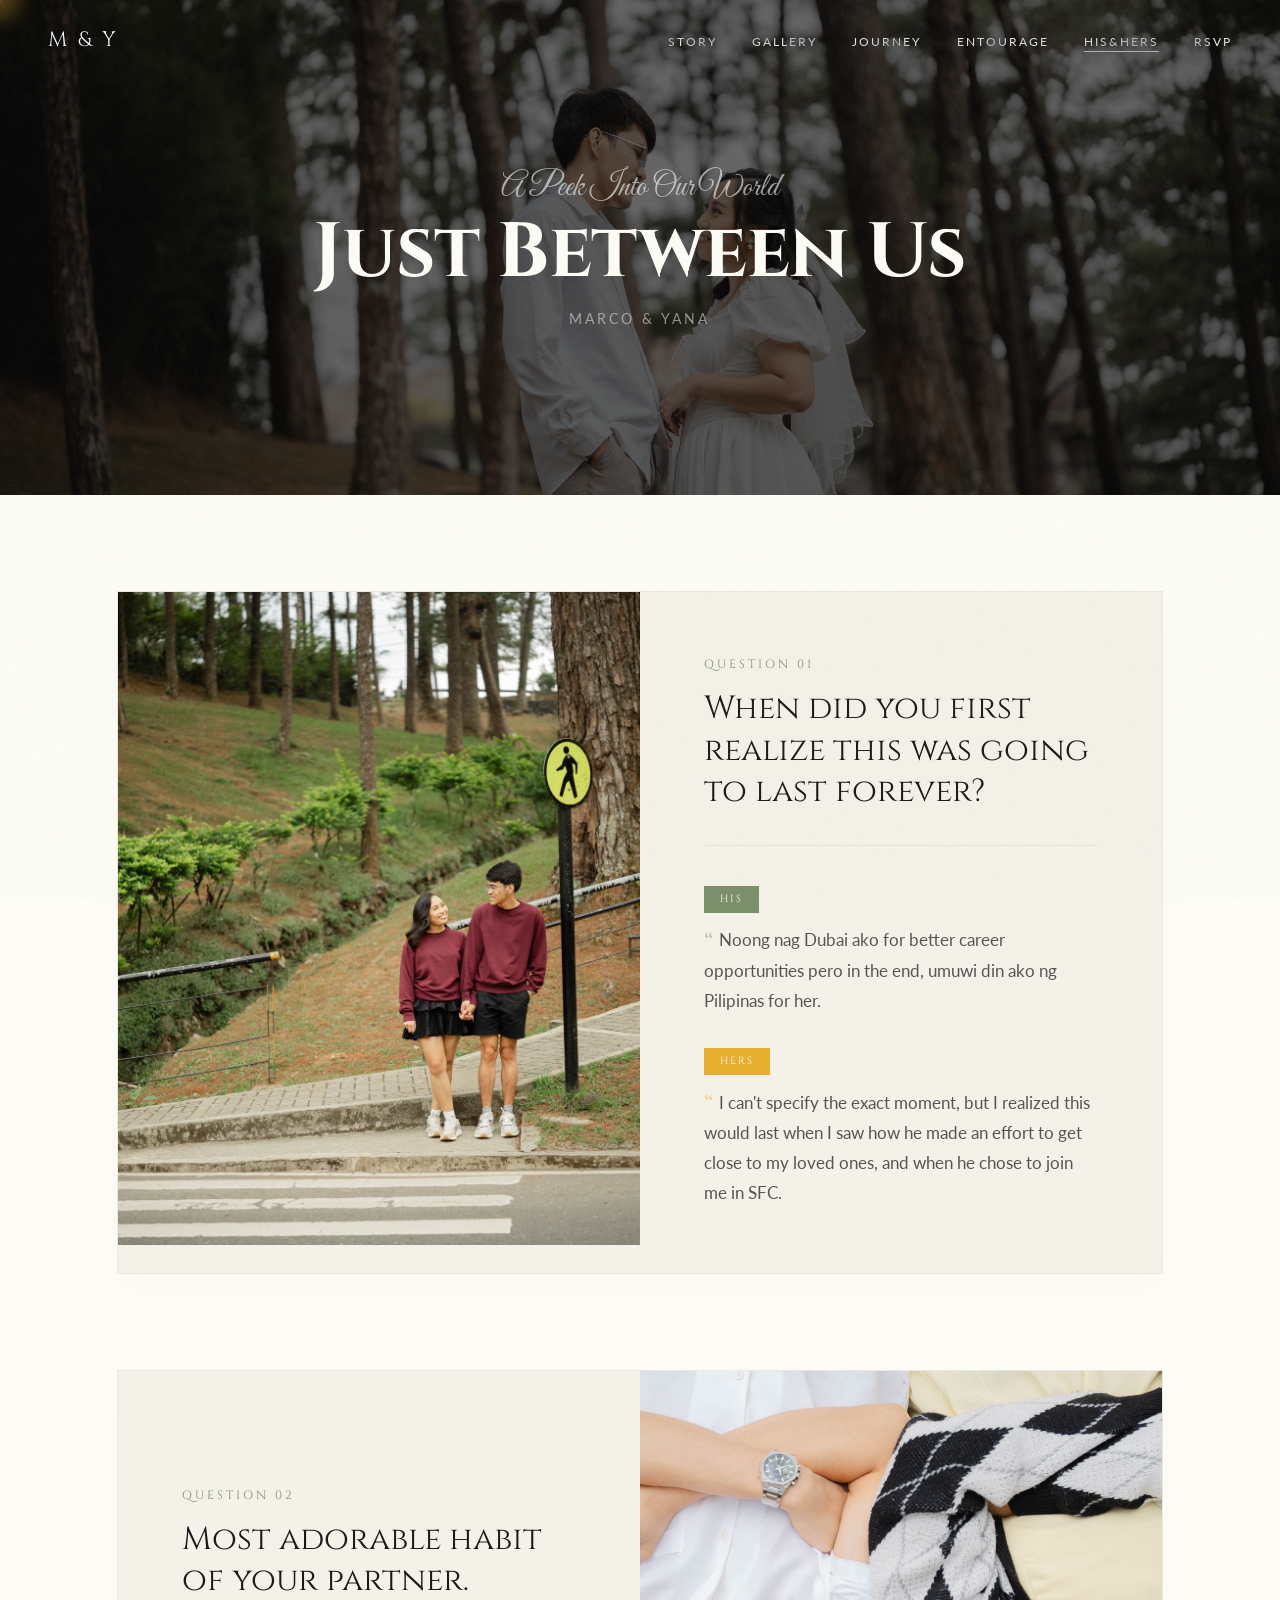
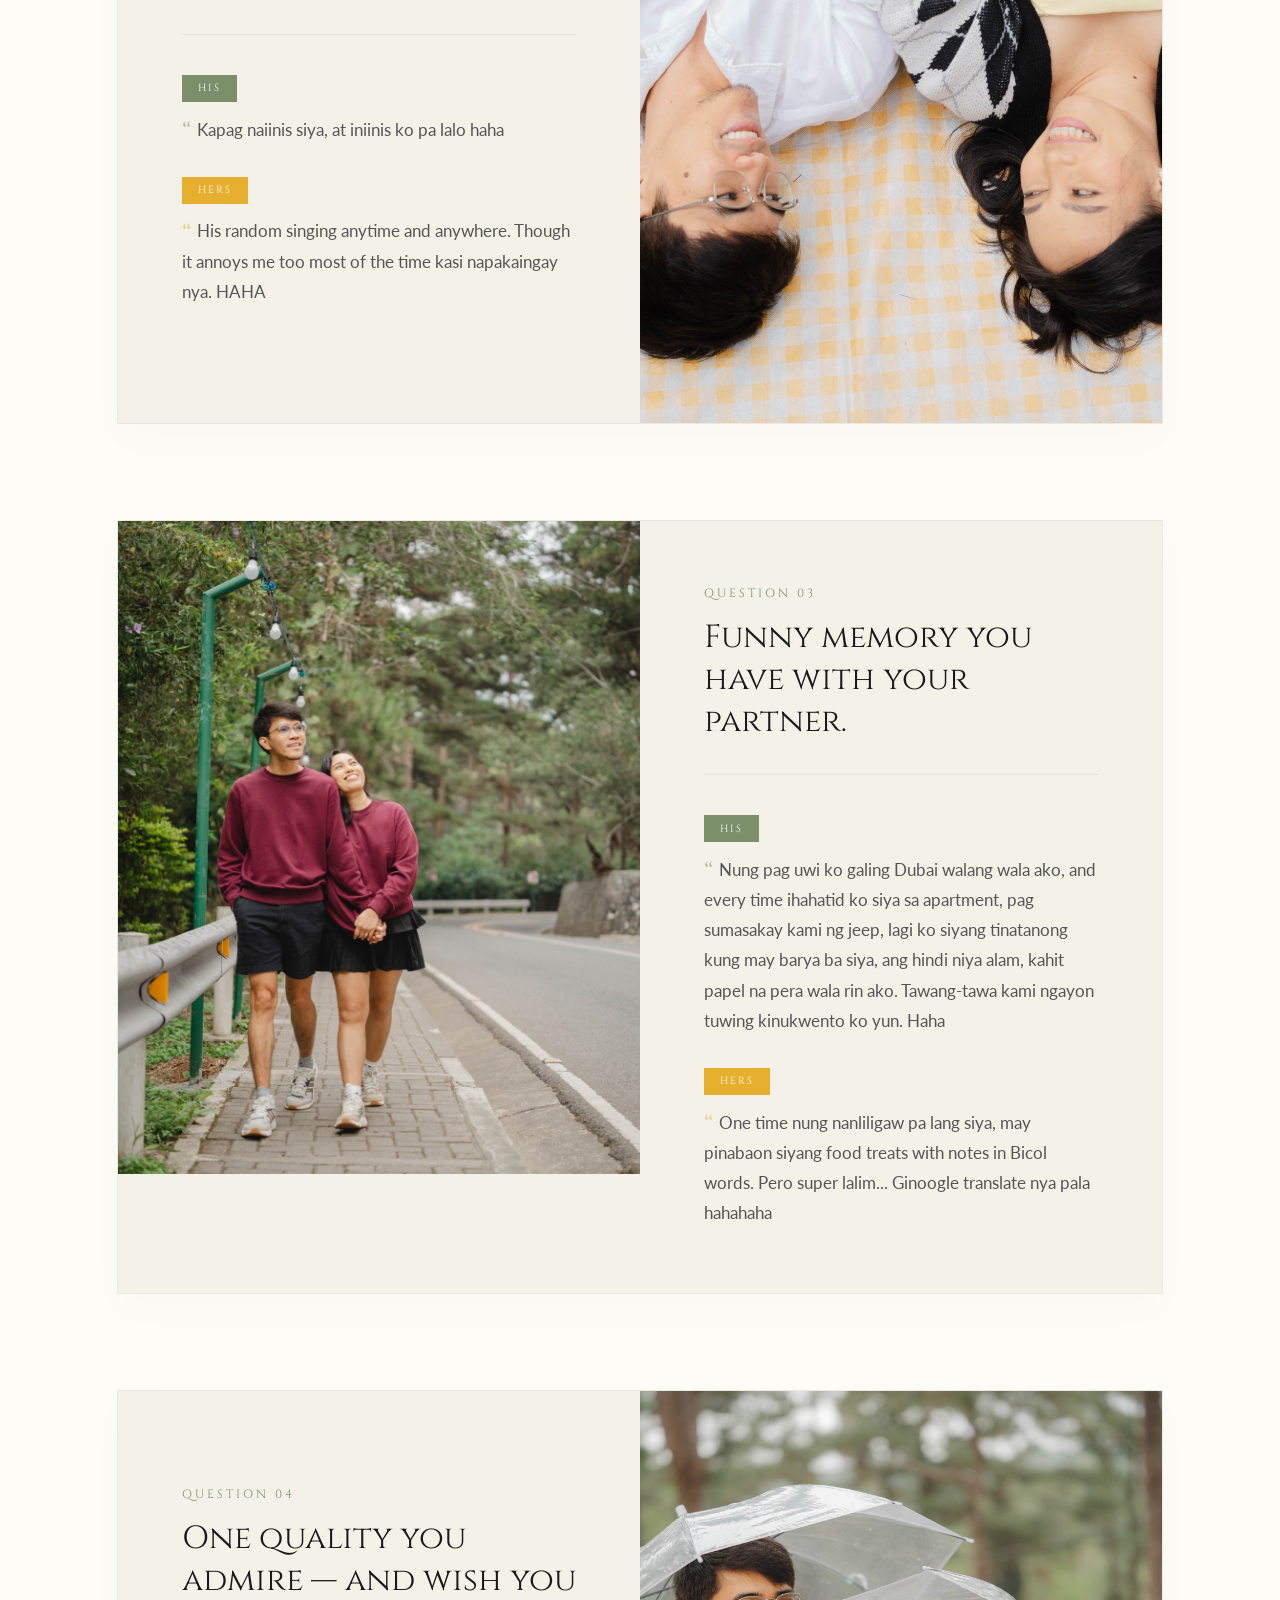
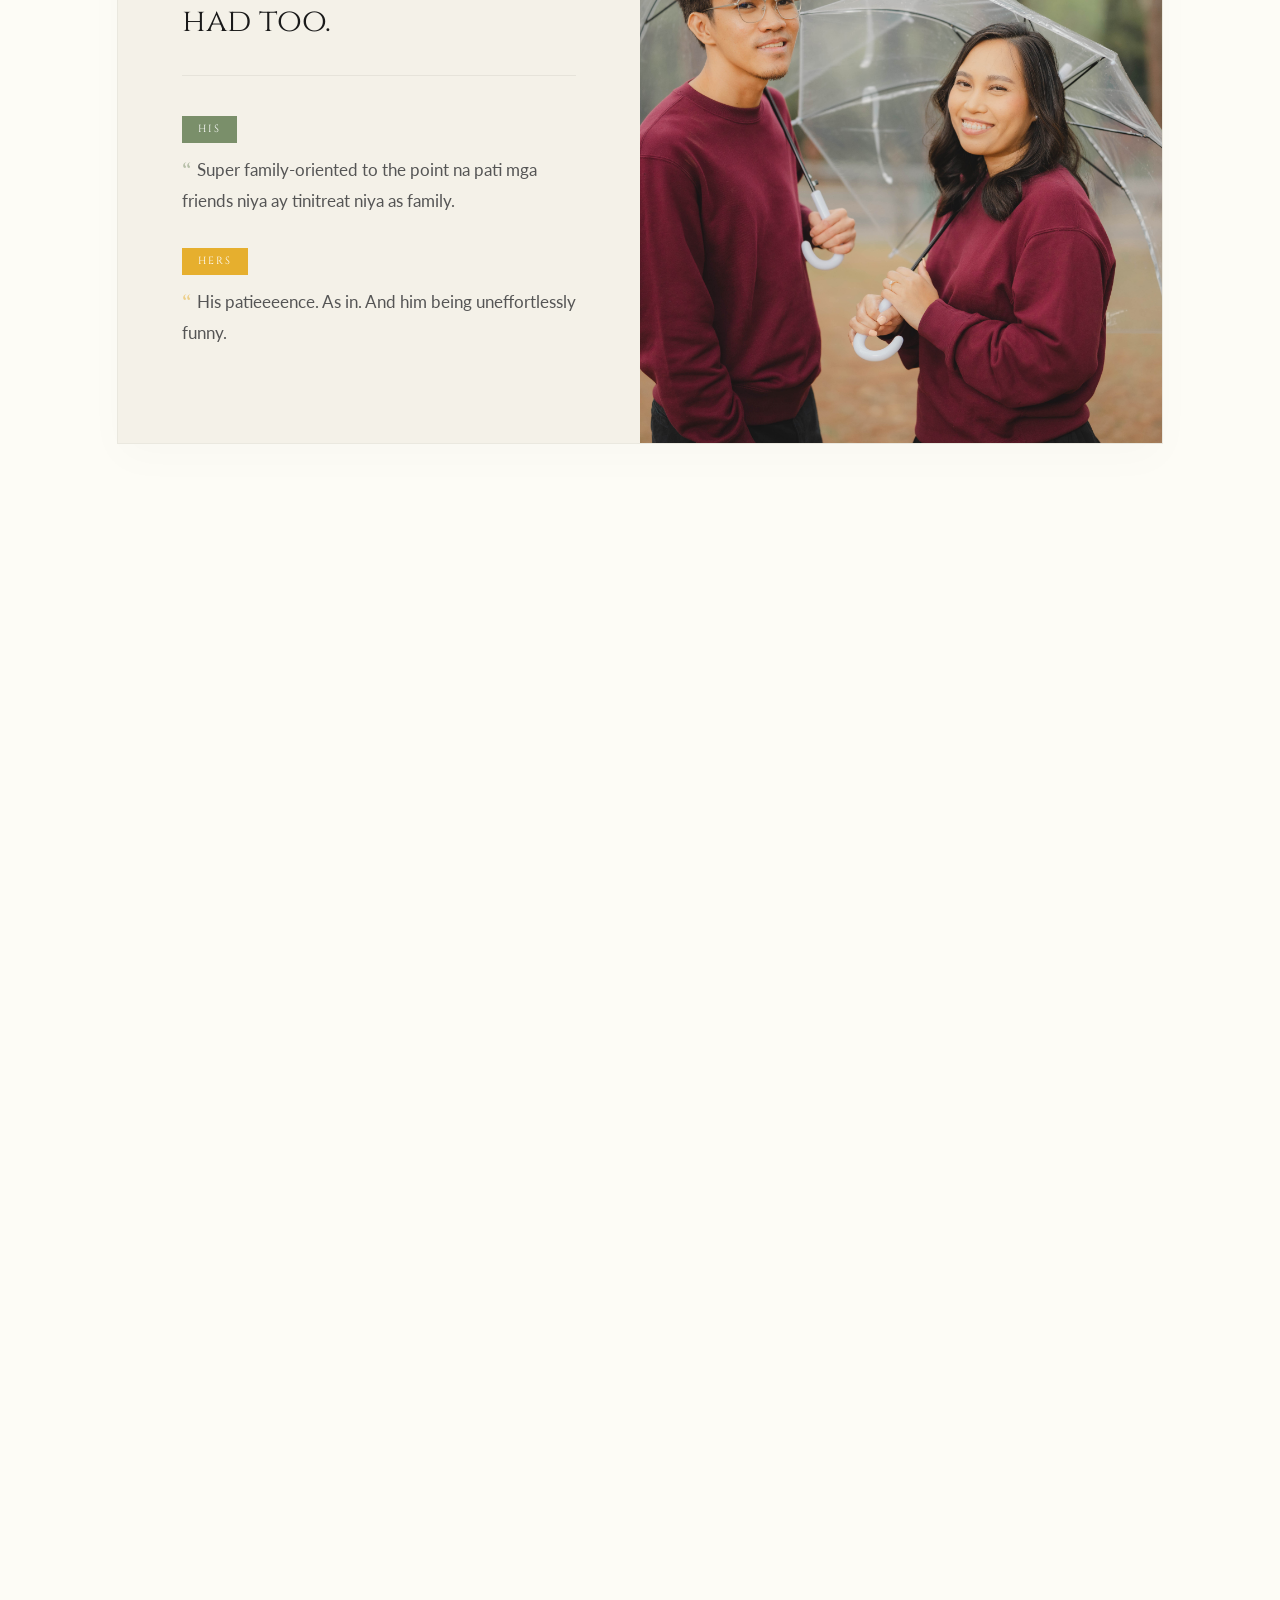
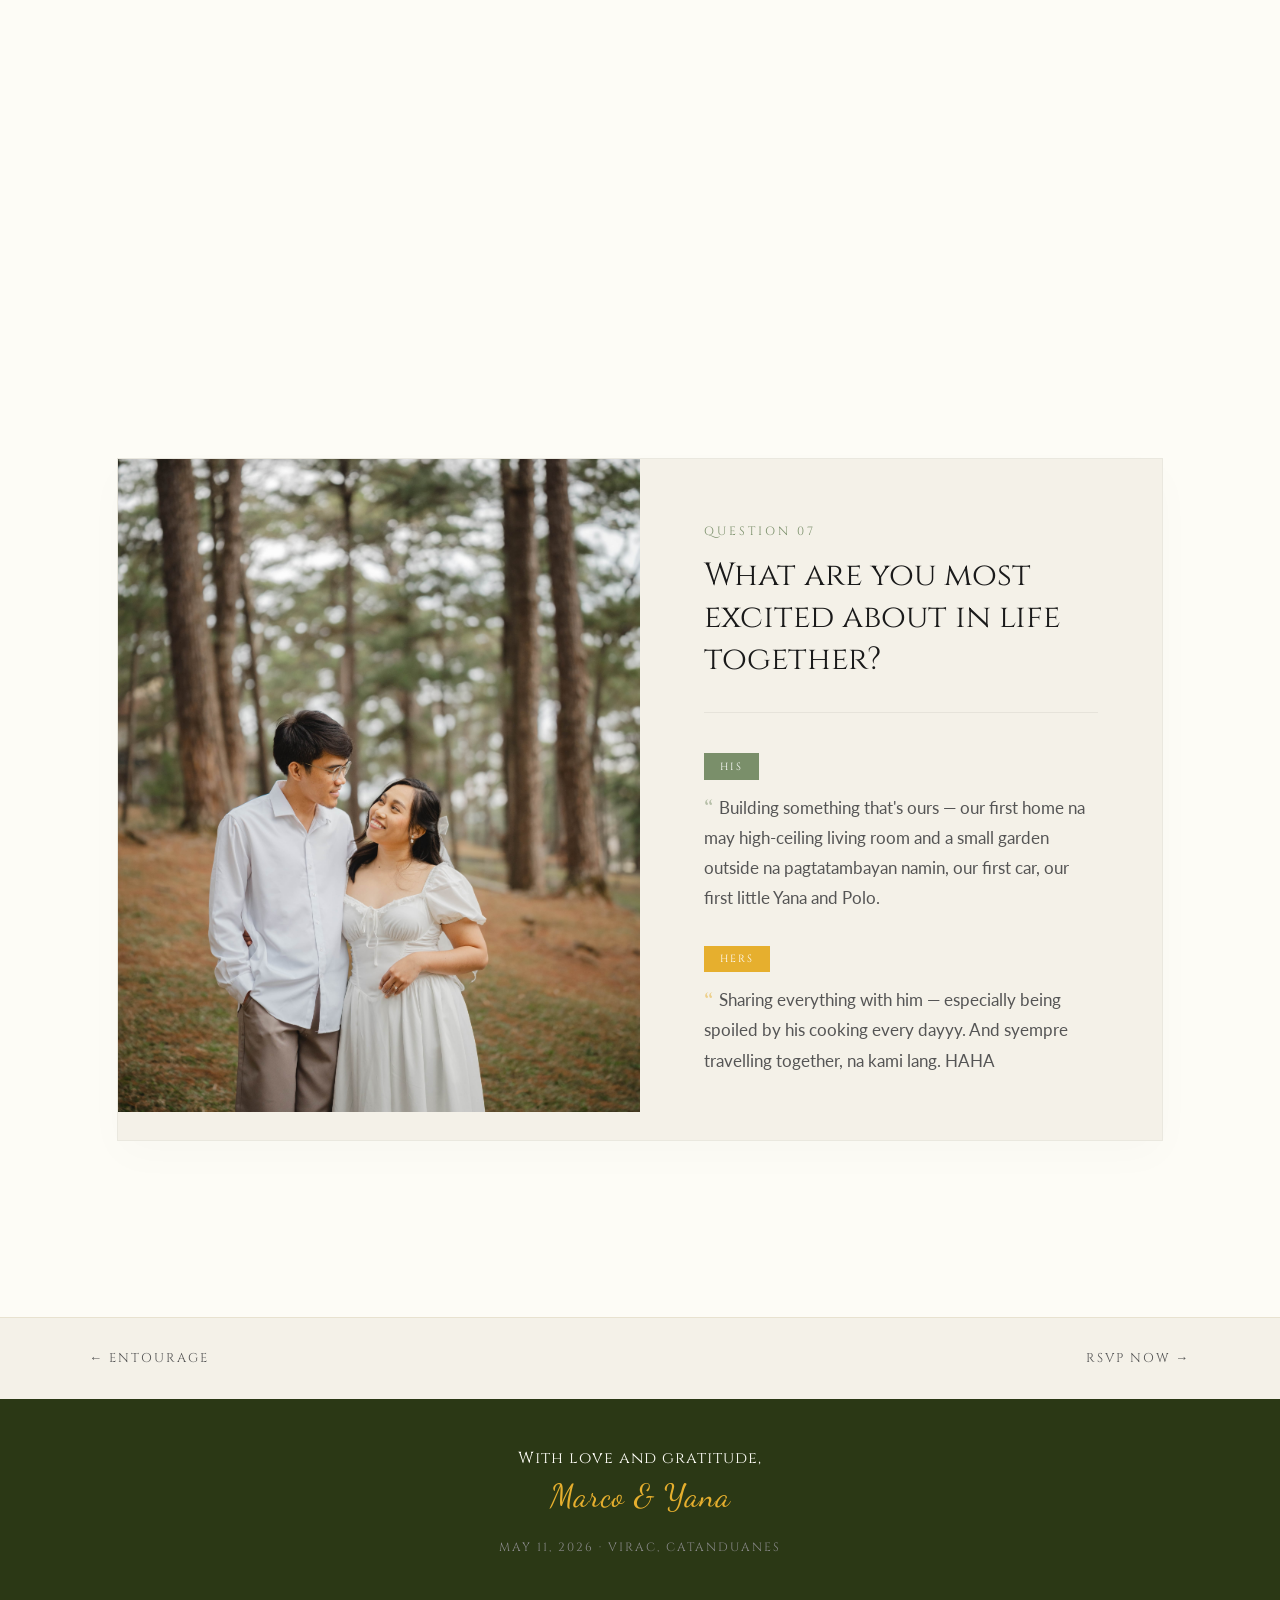
<file: QnA.html>
<!DOCTYPE html>
<html lang="en">
<head>
  <meta charset="UTF-8">
  <meta name="viewport" content="width=device-width, initial-scale=1.0">
  <title>Just Between Us | Marco & Yana</title>
  <link rel="preconnect" href="https://fonts.googleapis.com">
  <link rel="preconnect" href="https://fonts.gstatic.com" crossorigin>
  <link rel="stylesheet" href="shared.css">
  <style>

    .page-hero {
      height: 55vh; min-height: 380px;
      display: flex; align-items: center; justify-content: center;
      text-align: center; position: relative; overflow: hidden;
      background: var(--bg-alt);
    }
    .page-hero-bg {
      position: absolute; inset: 0;
      background: url('images/6490e55a-3d78-43b8-b891-347add025fb6.jpg') center 40% / cover no-repeat;
      filter: brightness(.40) saturate(.75);
      transform: scale(1.06);
    }
    .page-hero-content { position: relative; z-index: 2; color: #FDFCF6; }
    .page-hero-content .label  { color: rgba(255,255,255,.6); }
    .page-hero-content .heading { color: #FDFCF6; font-family: var(--serif); font-size: clamp(3rem,6vw,5rem); margin: 0.5rem 0; }
    .page-hero-content .sub {
      margin-top: 1rem; font-size: .85rem; letter-spacing: 3px;
      text-transform: uppercase; color: rgba(255,255,255,.5);
    }

  
    .qa-wrap {
      padding: 6rem 6% 5rem;
      max-width: 1200px;
      margin: 0 auto;
    }


    .qa-block {
      display: grid;
      grid-template-columns: 1fr 1fr;
      background: var(--bg-alt);
      margin-bottom: 6rem;
      border: 1px solid rgba(0,0,0,0.04);
      box-shadow: 0 15px 40px rgba(0,0,0,0.02);
    }

    
    .qa-block.flip { direction: rtl; }
    .qa-block.flip > * { direction: ltr; }

  
    .qa-img-panel {
      position: relative; 
      overflow: hidden;
      aspect-ratio: 4 / 5; 
    }
    .qa-img-panel img {
      width: 100%; height: 100%;
      object-fit: cover;
      display: block;
      transition: transform .7s ease;
    }
    .qa-img-panel:hover img { transform: scale(1.04); }


    .qa-content {
      padding: 4rem;
      display: flex;
      flex-direction: column;
      justify-content: center;
    }

  
    .qa-q-num {
      font-family: var(--serif);
      font-size: .75rem; 
      letter-spacing: 3px;
      text-transform: uppercase; 
      color: var(--sage); 
      display: block; 
      margin-bottom: 1rem;
    }
    .qa-question {
      font-family: var(--serif);
      font-size: clamp(1.6rem, 2.5vw, 2.2rem);
      color: var(--text);
      line-height: 1.3;
      margin-bottom: 2.5rem;
      padding-bottom: 2rem;
      border-bottom: 1px solid rgba(0,0,0,0.06);
    }


    .qa-answers-wrapper {
      display: flex;
      flex-direction: column;
      gap: 2rem;
    }
    .qa-answer {
      position: relative;
    }
    
  
    .qa-answer-label {
      font-family: var(--serif);
      font-size: .65rem; letter-spacing: 2px; text-transform: uppercase;
      color: #fff;
      padding: .4rem 1rem;
      display: inline-block;
      margin-bottom: .8rem;
    }
    .qa-answer.his .qa-answer-label { background: var(--sage); }
    .qa-answer.hers .qa-answer-label { background: var(--gold); }

    .qa-answer p {
      font-size: 1.05rem; line-height: 1.8;
      color: var(--text-mid);
      margin: 0;
    }
    .qa-answer p::before {
      content: '\201C';
      font-family: var(--serif);
      font-size: 1.8rem;
      opacity: 0.5;
      line-height: 0; vertical-align: -0.3em;
      margin-right: .3rem;
    }
    .qa-answer.his p::before { color: var(--sage); }
    .qa-answer.hers p::before { color: var(--gold); }

    /* ── BOTTOM NAV ── */
    .page-nav-bar {
      background: var(--bg-alt); padding: 2rem 7%;
      display: flex; justify-content: space-between; align-items: center;
      border-top: 1px solid #e8e2d0;
    }
    .page-nav-bar a {
      font-family: var(--serif); font-size: .8rem; text-transform: uppercase; letter-spacing: 2px;
      text-decoration: none; color: var(--text-mid); transition: color .2s;
    }
    .page-nav-bar a:hover { color: var(--gold); }

    /* ── MOBILE ── */
    @media (max-width: 900px) {
      .qa-block, .qa-block.flip {
        grid-template-columns: 1fr;
        direction: ltr;
      }
      .qa-img-panel { aspect-ratio: 16 / 10; } 
      .qa-content { padding: 3rem 2rem; }
    }
  </style>
</head>
<body>

  <div class="grain"></div>
  <div class="cur-dot"></div>
  <div class="cur-glow"></div>

  <nav>
    <a href="index.html" class="nav-logo">M & Y</a>
    <ul class="nav-links">
      <li><a href="story.html">Story</a></li>
      <li><a href="gallery.html">Gallery</a></li>
      <li><a href="journey.html">Journey</a></li>
      <li><a href="entourage.html">Entourage</a></li>
      <li><a href="QnA.html" class="active">His&Hers</a></li>
      <li><a href="index.html#rsvp">RSVP</a></li>
    </ul>
  </nav>

  <div class="page-hero">
    <div class="page-hero-bg"></div>
    <div class="page-hero-content">
      <span class="label">A Peek Into Our World</span>
      <h1 class="heading">Just Between Us</h1>
      <p class="sub">Marco & Yana</p>
    </div>
  </div>

  <div class="qa-wrap">

    <div class="qa-block reveal">
      <div class="qa-img-panel">
        <img src="images/BLD03128.jpg" alt="Marco and Yana">
      </div>
      <div class="qa-content">
        <span class="qa-q-num">Question 01</span>
        <div class="qa-question">When did you first realize this was going to last forever?</div>
        
        <div class="qa-answers-wrapper">
          <div class="qa-answer his">
            <span class="qa-answer-label">His</span>
            <p>Noong nag Dubai ako for better career opportunities pero in the end, umuwi din ako ng Pilipinas for her.</p>
          </div>
          <div class="qa-answer hers">
            <span class="qa-answer-label">Hers</span>
            <p>I can't specify the exact moment, but I realized this would last when I saw how he made an effort to get close to my loved ones, and when he chose to join me in SFC.</p>
          </div>
        </div>
      </div>
    </div>

    <div class="qa-block flip reveal">
      <div class="qa-img-panel">
        <img src="images/BLD03381.jpg" alt="Marco and Yana">
      </div>
      <div class="qa-content">
        <span class="qa-q-num">Question 02</span>
        <div class="qa-question">Most adorable habit of your partner.</div>
        
        <div class="qa-answers-wrapper">
          <div class="qa-answer his">
            <span class="qa-answer-label">His</span>
            <p>Kapag naiinis siya, at iniinis ko pa lalo haha</p>
          </div>
          <div class="qa-answer hers">
            <span class="qa-answer-label">Hers</span>
            <p>His random singing anytime and anywhere. Though it annoys me too most of the time kasi napakaingay nya. HAHA</p>
          </div>
        </div>
      </div>
    </div>

    <div class="qa-block reveal">
      <div class="qa-img-panel">
        <img src="images/a3fc3a97-1808-4387-b820-caf7cffb175f.jpg" alt="Marco and Yana" style="object-position: center 30%;">
      </div>
      <div class="qa-content">
        <span class="qa-q-num">Question 03</span>
        <div class="qa-question">Funny memory you have with your partner.</div>
        
        <div class="qa-answers-wrapper">
          <div class="qa-answer his">
            <span class="qa-answer-label">His</span>
            <p>Nung pag uwi ko galing Dubai walang wala ako, and every time ihahatid ko siya sa apartment, pag sumasakay kami ng jeep, lagi ko siyang tinatanong kung may barya ba siya, ang hindi niya alam, kahit papel na pera wala rin ako. Tawang-tawa kami ngayon tuwing kinukwento ko yun. Haha</p>
          </div>
          <div class="qa-answer hers">
            <span class="qa-answer-label">Hers</span>
            <p>One time nung nanliligaw pa lang siya, may pinabaon siyang food treats with notes in Bicol words. Pero super lalim... Ginoogle translate nya pala hahahaha</p>
          </div>
        </div>
      </div>
    </div>

    <div class="qa-block flip reveal">
      <div class="qa-img-panel">
        <img src="images/BLD03039.jpg" alt="Marco and Yana">
      </div>
      <div class="qa-content">
        <span class="qa-q-num">Question 04</span>
        <div class="qa-question">One quality you admire — and wish you had too.</div>
        
        <div class="qa-answers-wrapper">
          <div class="qa-answer his">
            <span class="qa-answer-label">His</span>
            <p>Super family-oriented to the point na pati mga friends niya ay tinitreat niya as family.</p>
          </div>
          <div class="qa-answer hers">
            <span class="qa-answer-label">Hers</span>
            <p>His patieeeence. As in. And him being uneffortlessly funny.</p>
          </div>
        </div>
      </div>
    </div>

    <div class="qa-block reveal">
      <div class="qa-img-panel">
        <img src="images/BLD03183.jpg" alt="Marco and Yana" style="object-position: center 20%;">
      </div>
      <div class="qa-content">
        <span class="qa-q-num">Question 05</span>
        <div class="qa-question">What's one memorable moment together?</div>
        
        <div class="qa-answers-wrapper">
          <div class="qa-answer his">
            <span class="qa-answer-label">His</span>
            <p>Our 1st anniversary, sa apartment lang nila. Nagluto ako ng favorite namin na Spam rice and carbonara, tapos nag exchange kami ng gifts and letters. 😊</p>
          </div>
          <div class="qa-answer hers">
            <span class="qa-answer-label">Hers</span>
            <p>Attending our first Liveloud concert together. Hindi pa siya SFC that time, so I really appreciated him joining kahit wala pa siyang idea sa mangyayari. And ito rin yung day na nag-propose si Kuya Glenn kay Ate, so extra memorable! Haha</p>
          </div>
        </div>
      </div>
    </div>

    <div class="qa-block flip reveal">
      <div class="qa-img-panel">
        <img src="images/112eeddd-fed3-45f9-b4ec-3675fe8bfc2d.jpg" alt="Marco and Yana">
      </div>
      <div class="qa-content">
        <span class="qa-q-num">Question 06</span>
        <div class="qa-question">Most ridiculous thing you've argued about.</div>
        
        <div class="qa-answers-wrapper">
          <div class="qa-answer his">
            <span class="qa-answer-label">His</span>
            <p>Anong kakainin?</p>
          </div>
          <div class="qa-answer hers">
            <span class="qa-answer-label">Hers</span>
            <p>Anong papanuorin? Haha</p>
          </div>
        </div>
      </div>
    </div>

    <div class="qa-block reveal">
      <div class="qa-img-panel">
        <img src="images/7401e0a5-be75-450e-b9d9-e99a2f0130de.jpg" alt="Marco and Yana" style="object-position: center 70%;">>
      </div>
      <div class="qa-content">
        <span class="qa-q-num">Question 07</span>
        <div class="qa-question">What are you most excited about in life together?</div>
        
        <div class="qa-answers-wrapper">
          <div class="qa-answer his">
            <span class="qa-answer-label">His</span>
            <p>Building something that's ours — our first home na may high-ceiling living room and a small garden outside na pagtatambayan namin, our first car, our first little Yana and Polo.</p>
          </div>
          <div class="qa-answer hers">
            <span class="qa-answer-label">Hers</span>
            <p>Sharing everything with him — especially being spoiled by his cooking every dayyy. And syempre travelling together, na kami lang. HAHA</p>
          </div>
        </div>
      </div>
    </div>

  </div>

  <div class="page-nav-bar">
    <a href="entourage.html">← Entourage</a>
    <a href="index.html#rsvp">RSVP Now →</a>
  </div>

  <footer>
    <p>With love and gratitude,</p>
    <p class="foot-script">Marco &amp; Yana</p>
    <p style="margin-top:1.5rem; font-size:.75rem; color:#888; letter-spacing:2px;">MAY 11, 2026 · VIRAC, CATANDUANES</p>
  </footer>

  <script>
    // Cursor
    const dot  = document.querySelector('.cur-dot');
    const glow = document.querySelector('.cur-glow');
    document.addEventListener('mousemove', e => {
      dot.style.left  = e.clientX + 'px';
      dot.style.top   = e.clientY + 'px';
      setTimeout(()=>{ glow.style.left = e.clientX+'px'; glow.style.top = e.clientY+'px'; }, 55);
    });

    // Reveal on scroll
    const obs = new IntersectionObserver(entries => {
      entries.forEach(e => { if(e.isIntersecting) e.target.classList.add('in'); });
    }, { threshold: 0.08 });
    document.querySelectorAll('.reveal').forEach(el => obs.observe(el));
    document.addEventListener("DOMContentLoaded", () => {
      const navContainer = document.querySelector('.nav-links');
      
  
      if (navContainer && window.innerWidth <= 768) {

        setTimeout(() => {

          const maxScroll = navContainer.scrollWidth - navContainer.clientWidth;
          
          navContainer.scrollTo({
            left: maxScroll,
            behavior: 'smooth'
          });
        }, 600);
      }
    });
  </script>
</body>
</html>
</file>
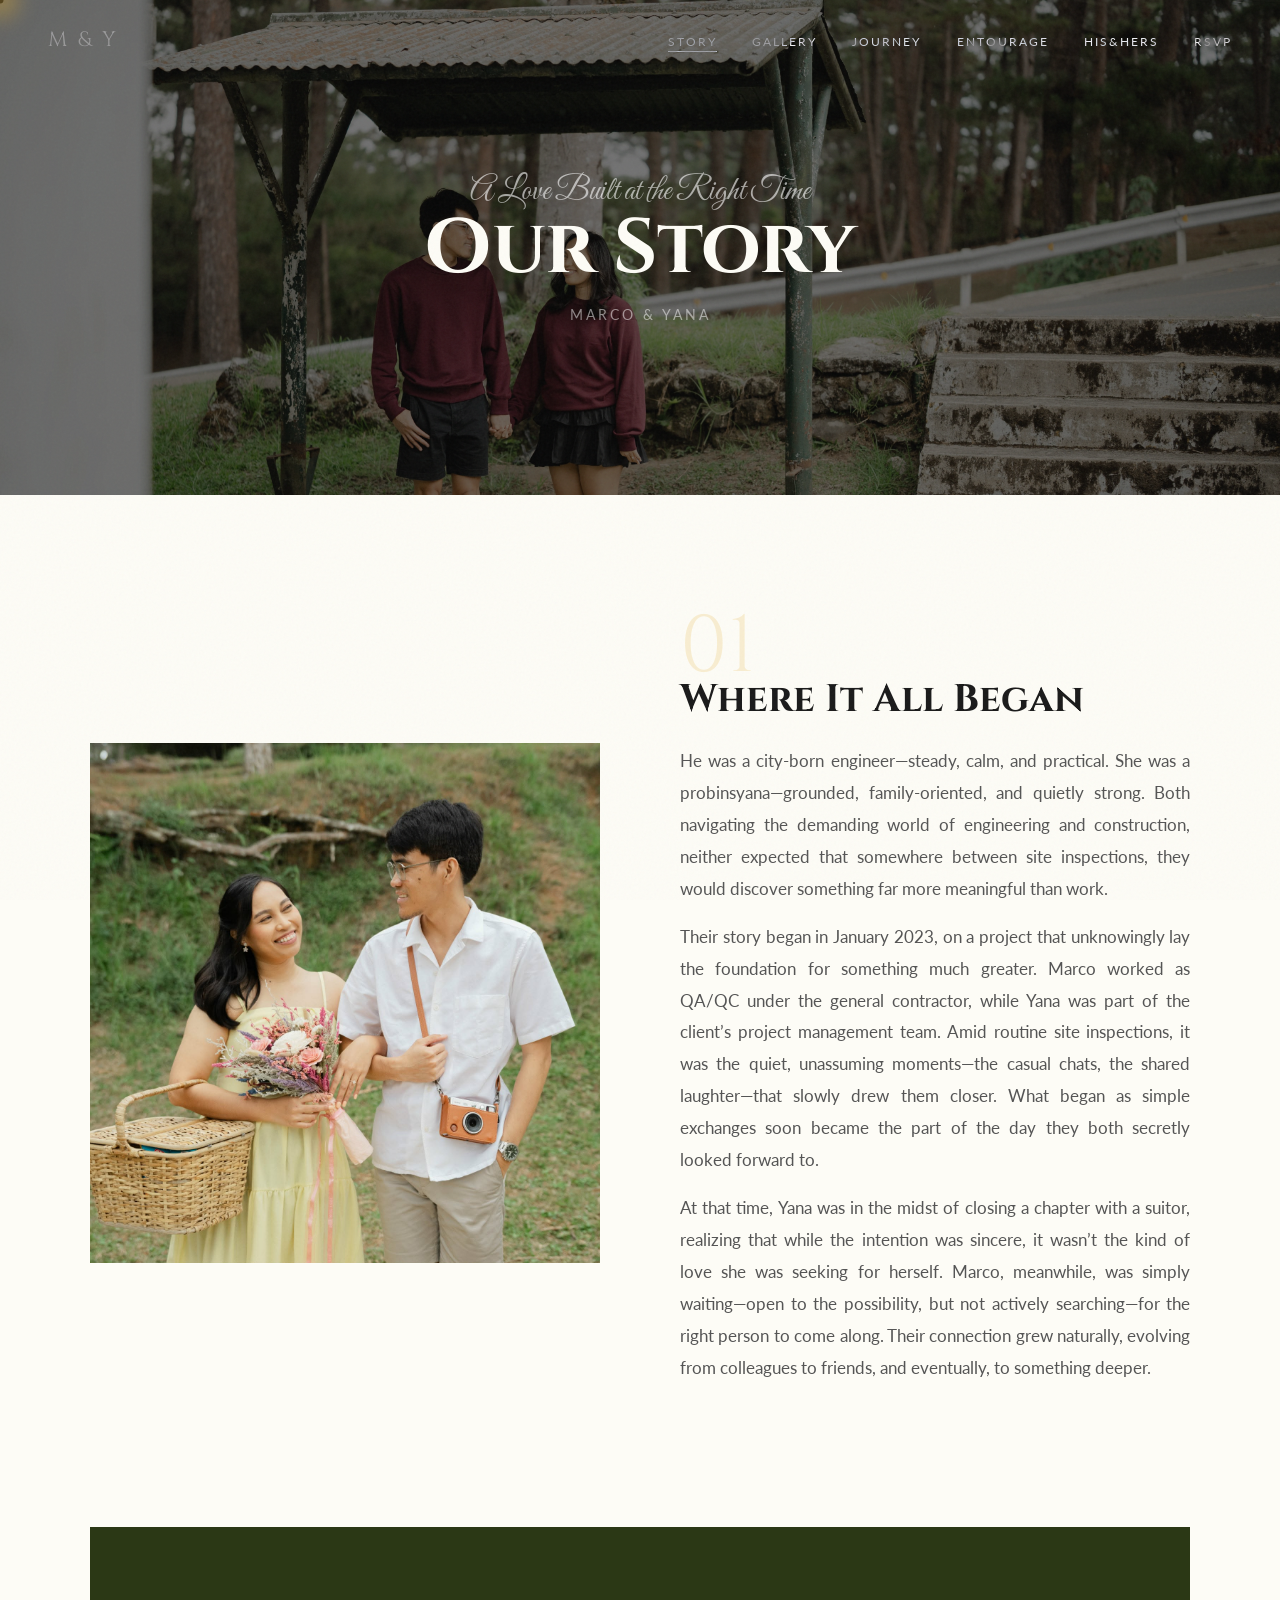
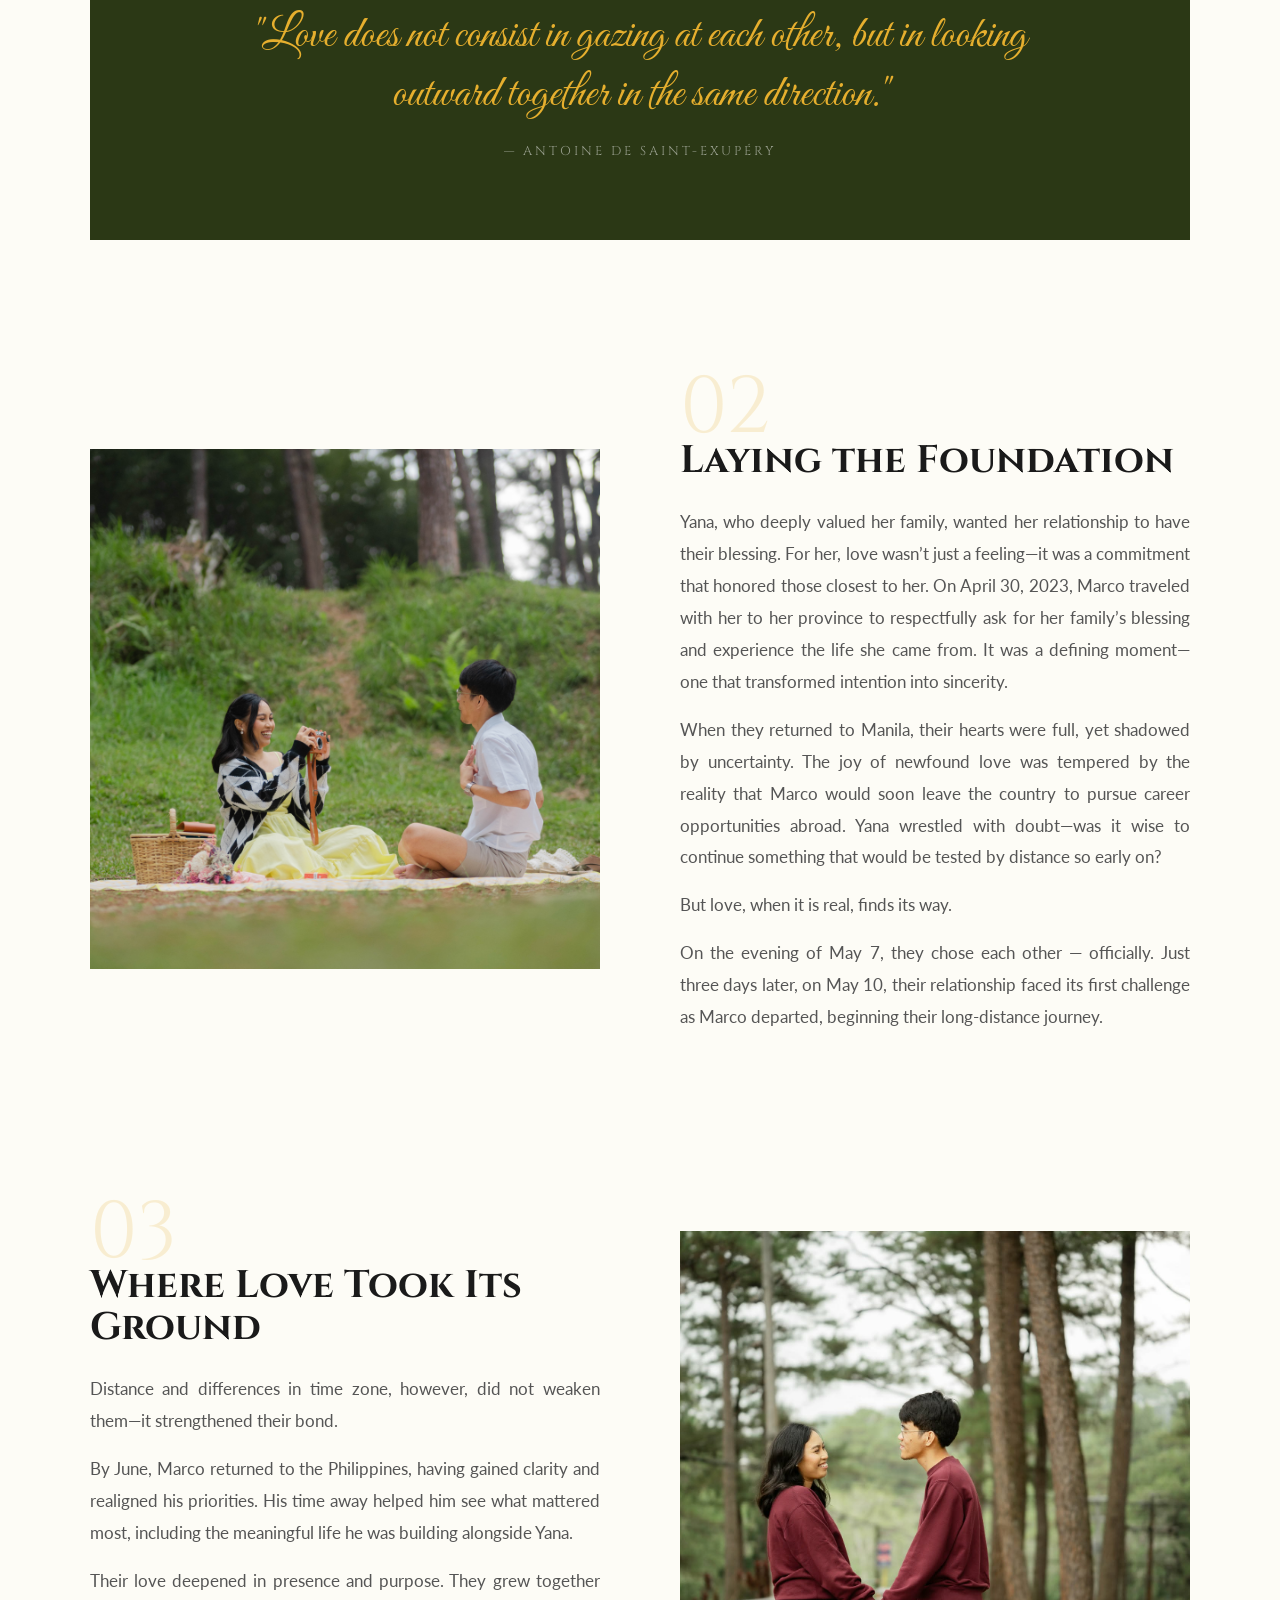
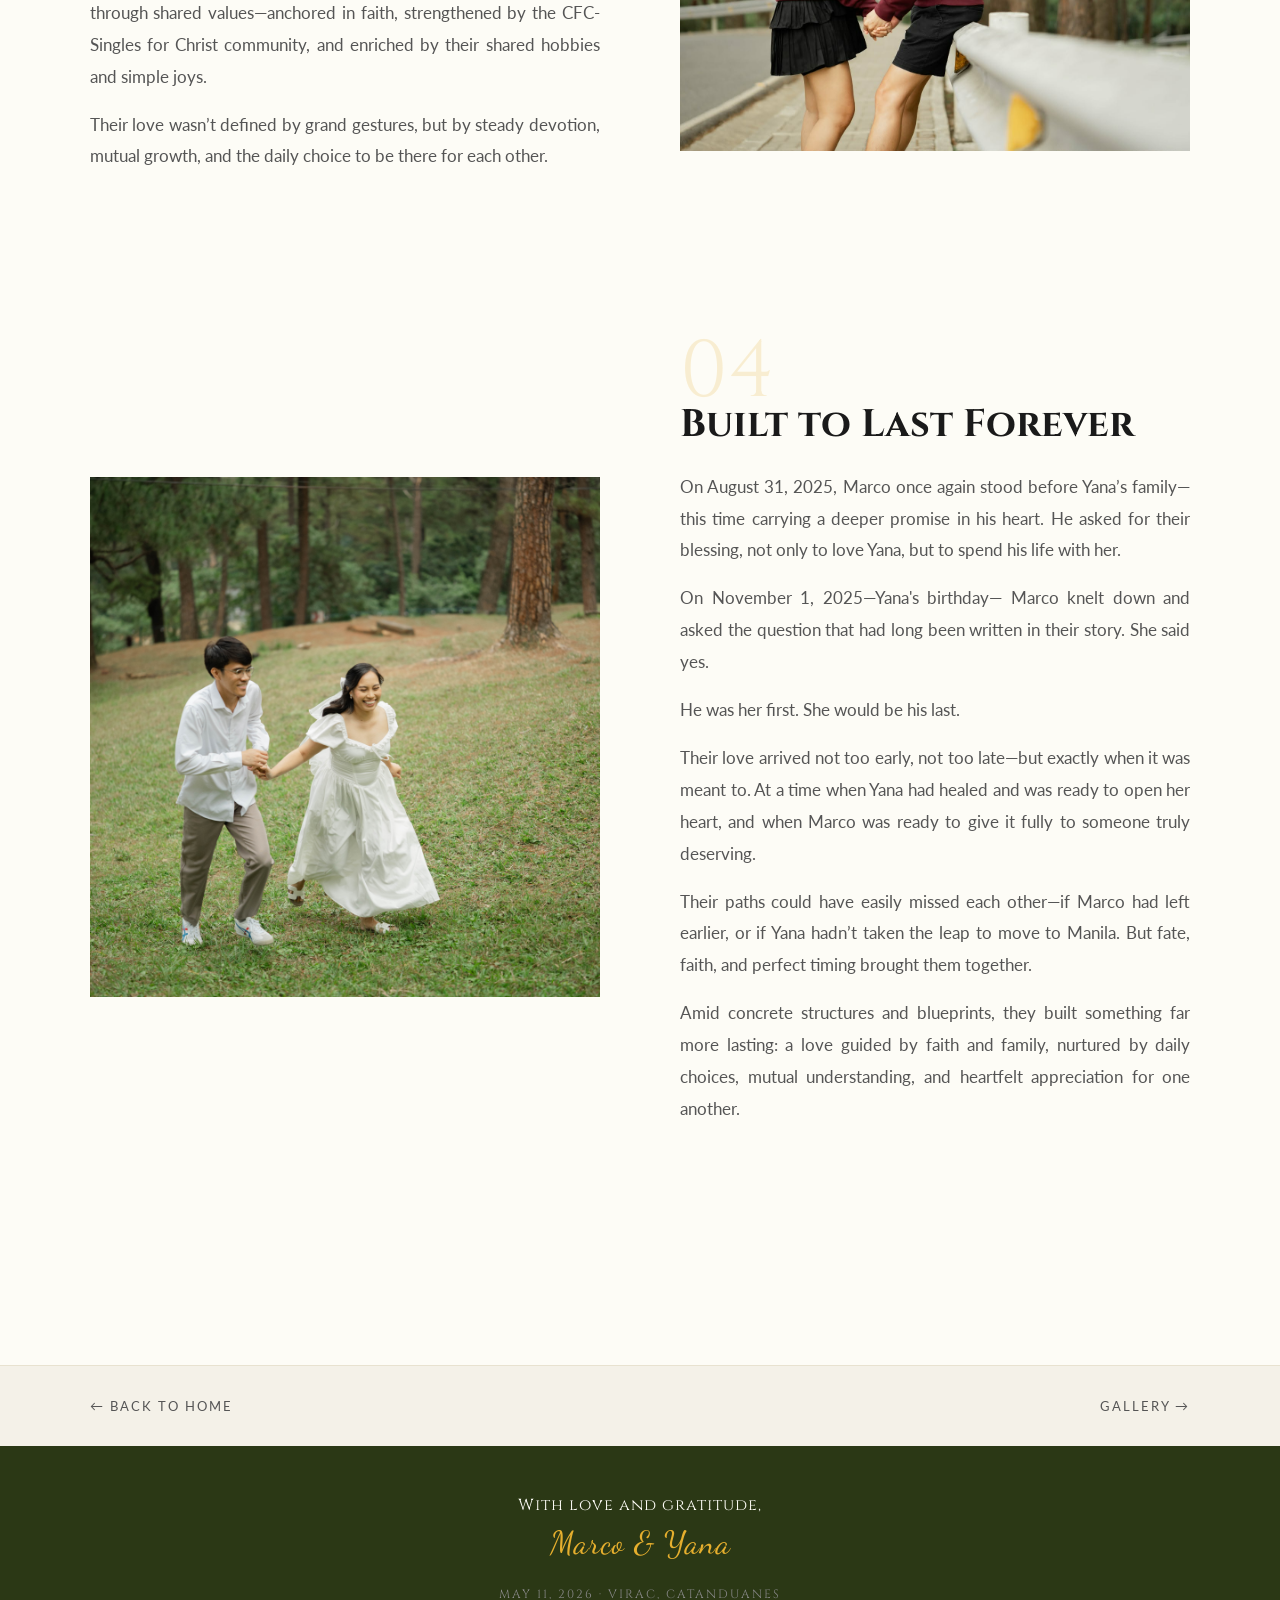
<file: story.html>
<!DOCTYPE html>
<html lang="en">
<head>
  <meta charset="UTF-8">
  <meta name="viewport" content="width=device-width, initial-scale=1.0">
  <title>Our Story | Marco & Yana</title>
  <link rel="preconnect" href="https://fonts.googleapis.com">
  <link rel="preconnect" href="https://fonts.gstatic.com" crossorigin>
  <link rel="stylesheet" href="shared.css">
  <style>
    /* ── PAGE HERO ── */
    .page-hero {
      height: 55vh; min-height:380px;
      display:flex; align-items:center; justify-content:center;
      text-align:center; position:relative; overflow:hidden;
      background: var(--bg-alt);
    }
    .page-hero-bg {
      position:absolute; inset:0;
      background: url('images/5ffb2df6-fd37-449f-8956-2a3623e8895b.jpg') center 30%/cover no-repeat;
      filter: brightness(.45) saturate(.8);
      transform: scale(1.05);
    }
    .page-hero-content { position:relative; z-index:2; color:#FDFCF6; }
    .page-hero-content .label { color:rgba(255,255,255,.6); }
    .page-hero-content .heading { color:#FDFCF6; font-size:clamp(3rem,6vw,5rem); }
    .page-hero-content .sub {
      margin-top:1rem; font-size:.85rem; letter-spacing:3px;
      text-transform:uppercase; color:rgba(255,255,255,.5);
    }

    /* ── STORY BLOCKS ── */
    .story-sec { padding:6rem 7%; }

    .chapter {
      display:grid; grid-template-columns:1fr 1fr;
      gap:5rem; align-items:center;
      margin-bottom: 7rem;
    }
    .chapter:nth-child(even) { direction:rtl; }
    .chapter:nth-child(even) > * { direction:ltr; }

    .ch-img-wrap {
      overflow:hidden; position:relative;
    }
    .ch-img-wrap img {
      width:100%; height:520px;
      object-fit:cover; display:block;
      transition: transform .6s ease;
    }
    .ch-img-wrap:hover img { transform: scale(1.04); }

    /* thin gold accent line on left */
    .ch-img-wrap::before {
      content:'';
      position:absolute; top:1.5rem; left:-1.5rem;
      width:3px; height:60%;
      background: var(--gold); z-index:1;
    }
    .chapter:nth-child(even) .ch-img-wrap::before {
      left:auto; right:-1.5rem;
    }

    .ch-text { padding: 1rem 0; }
    .ch-num {
      font-family:var(--serif); font-size:5rem;
      color:var(--gold); opacity:.18;
      line-height:1; margin-bottom:-.5rem;
      display:block;
    }
    .ch-title {
      font-family:var(--serif);
      font-size:clamp(1.8rem, 3vw, 2.6rem);
      margin-bottom:1.5rem; line-height:1.1;
    }
    .ch-text p {
      font-size:1.05rem; line-height:1.9;
      color:var(--text-mid); margin-bottom:1rem; text-align: justify; text-justify: inter-word; hyphens: auto;
    }

    /* ── QUOTE DIVIDER ── */
    .quote-bar {
      background: var(--bg-dark); color:#FDFCF6;
      text-align:center; padding:5rem 10%;
      margin-bottom:7rem;
    }
    .quote-bar blockquote {
      font-family:var(--script); font-size:clamp(2rem,3.5vw,3rem);
      line-height:1.3; color:var(--gold);
    }
    .quote-bar cite {
      display:block; margin-top:1.2rem;
      font-family:var(--serif); font-size:.8rem;
      letter-spacing:3px; color:rgba(255,255,255,.5);
      font-style:normal; text-transform:uppercase;
    }

    /* ── BACK/NAV ── */
    .page-nav-bar {
      background: var(--bg-alt); padding:2rem 7%;
      display:flex; justify-content:space-between; align-items:center;
      border-top:1px solid #e8e2d0;
    }
    .page-nav-bar a { font-size:.8rem; text-transform:uppercase; letter-spacing:2px; text-decoration:none; color:var(--text-mid); transition:color .2s; }
    .page-nav-bar a:hover { color:var(--gold); }

    @media (max-width:768px) {
      .chapter { grid-template-columns:1fr; gap:2rem; margin-bottom:4rem; }
      .chapter:nth-child(even) { direction:ltr; }
      .ch-img-wrap img { height:300px; }
      .ch-img-wrap::before { display:none; }
    }
  </style>
</head>
<body>

  <div class="grain"></div>
  <div class="cur-dot"></div>
  <div class="cur-glow"></div>

  <nav>
    <a href="index.html" class="nav-logo">M & Y</a>
    <ul class="nav-links">
      <li><a href="story.html" class="active">Story</a></li>
      <li><a href="gallery.html">Gallery</a></li>
      <li><a href="journey.html">Journey</a></li>
      <li><a href="entourage.html">Entourage</a></li>
      <li><a href="QnA.html">His&Hers</a></li>
      <li><a href="index.html#rsvp">RSVP</a></li>
    </ul>
  </nav>

  <!-- Page Hero -->
  <div class="page-hero">
    <div class="page-hero-bg"></div>
    <div class="page-hero-content">
      <span class="label">A Love Built at the Right Time</span>
      <h1 class="heading">Our Story</h1>
      <p class="sub">Marco &amp; Yana</p>
    </div>
  </div>

  <!-- Story Chapters -->
  <section class="story-sec">

    <div class="chapter reveal">
      <div class="ch-img-wrap">
        <img src="images/storyy/d607f6ed-9a77-46b0-9ce2-5a5ee18bcfd9.jpg" alt="The beginning">
      </div>
      <div class="ch-text">
        <span class="ch-num">01</span>
        <h2 class="ch-title">Where It All Began</h2>
        <p>He was a city-born engineer—steady, calm, and practical. She was a probinsyana—grounded, family-oriented, and quietly strong. Both navigating the demanding world of engineering and construction, neither expected that somewhere between site inspections, they would discover something far more meaningful than work.</p>

<p>Their story began in January 2023, on a project that unknowingly lay the foundation for something much greater. Marco worked as QA/QC under the general contractor, while Yana was part of the client’s project management team. Amid routine site inspections, it was the quiet, unassuming moments—the casual chats, the shared laughter—that slowly drew them closer. What began as simple exchanges soon became the part of the day they both secretly looked forward to.</p>

<p>At that time, Yana was in the midst of closing a chapter with a suitor, realizing that while the intention was sincere, it wasn’t the kind of love she was seeking for herself. Marco, meanwhile, was simply waiting—open to the possibility, but not actively searching—for the right person to come along. Their connection grew naturally, evolving from colleagues to friends, and eventually, to something deeper.</p>
       
      </div>
    </div>

    <div class="quote-bar reveal">
      <blockquote>"Love does not consist in gazing at each other, but in looking outward together in the same direction."</blockquote>
      <cite>— Antoine de Saint-Exupéry</cite>
    </div>

    <div class="chapter reveal">
      <div class="ch-img-wrap">
        <img src="images/storyy/BLD03323.jpg" alt="Growing together">
      </div>
      <div class="ch-text">
        <span class="ch-num">02</span>
        <h2 class="ch-title">Laying the Foundation</h2>
        <p>Yana, who deeply valued her family, wanted her relationship to have their blessing. For her, love wasn’t just a feeling—it was a commitment that honored those closest to her. On April 30, 2023, Marco traveled with her to her province to respectfully ask for her family’s blessing and experience the life she came from. It was a defining moment—one that transformed intention into sincerity.</p>

<p>When they returned to Manila, their hearts were full, yet shadowed by uncertainty. The joy of newfound love was tempered by the reality that Marco would soon leave the country to pursue career opportunities abroad. Yana wrestled with doubt—was it wise to continue something that would be tested by distance so early on?</p>

<p>But love, when it is real, finds its way.</p>

<p>On the evening of May 7, they chose each other — officially. Just three days later, on May 10, their relationship faced its first challenge as Marco departed, beginning their long-distance journey.</p>
      </div>
    </div>

    <div class="chapter reveal">
      <div class="ch-img-wrap">
        <img src="images/storyy/3b1664e6-1991-45eb-bd7c-e61ffdb06434.jpg" alt="The proposal" style="object-position: center 15%;">
      </div>
      <div class="ch-text">
        <span class="ch-num">03</span>
        <h2 class="ch-title">Where Love Took Its Ground</h2>
        <p>Distance and differences in time zone, however, did not weaken them—it strengthened their bond.</p>

<p>By June, Marco returned to the Philippines, having gained clarity and realigned his priorities. His time away helped him see what mattered most, including the meaningful life he was building alongside Yana.</p>

<p>Their love deepened in presence and purpose. They grew together through shared values—anchored in faith, strengthened by the CFC-Singles for Christ community, and enriched by their shared hobbies and simple joys.</p>

<p>Their love wasn’t defined by grand gestures, but by steady devotion, mutual growth, and the daily choice to be there for each other.</p>

      </div>
    </div>

    <div class="chapter reveal">
      <div class="ch-img-wrap">
        <img src="images/storyy/BLD03255.jpg" alt="Forever begins" style="object-position:center 40%;">
      </div>
      <div class="ch-text">
        <span class="ch-num">04</span>
        <h2 class="ch-title">Built to Last Forever</h2>
        <p>On August 31, 2025, Marco once again stood before Yana’s family—this time carrying a deeper promise in his heart. He asked for their blessing, not only to love Yana, but to spend his life with her.</p>

<p>On November 1, 2025—Yana's birthday— Marco knelt down and asked the question that had long been written in their story. She said yes.</p>

<p>He was her first. She would be his last.</p>

<p>Their love arrived not too early, not too late—but exactly when it was meant to. At a time when Yana had healed and was ready to open her heart, and when Marco was ready to give it fully to someone truly deserving.</p>

<p>Their paths could have easily missed each other—if Marco had left earlier, or if Yana hadn’t taken the leap to move to Manila. But fate, faith, and perfect timing brought them together.</p>

<p>Amid concrete structures and blueprints, they built something far more lasting: a love guided by faith and family, nurtured by daily choices, mutual understanding, and heartfelt appreciation for one another.</p>
      </div>
    </div>

  </section>

  <!-- Bottom nav -->
  <div class="page-nav-bar">
    <a href="index.html">← Back to Home</a>
    <a href="gallery.html">Gallery →</a>
  </div>

  <footer>
    <p>With love and gratitude,</p>
    <p class="foot-script">Marco &amp; Yana</p>
    <p style="margin-top:1.5rem; font-size:.75rem; color:#888; letter-spacing:2px;">MAY 11, 2026 · VIRAC, CATANDUANES</p>
  </footer>

  <script>
    const dot  = document.querySelector('.cur-dot');
    const glow = document.querySelector('.cur-glow');
    document.addEventListener('mousemove', e => {
      dot.style.left  = e.clientX + 'px';
      dot.style.top   = e.clientY + 'px';
      setTimeout(()=>{ glow.style.left = e.clientX+'px'; glow.style.top = e.clientY+'px'; }, 55);
    });
    window.addEventListener('scroll', () => {
      document.querySelectorAll('.reveal').forEach(el => {
        if(el.getBoundingClientRect().top < window.innerHeight - 80) el.classList.add('in');
      });
    });
    document.querySelectorAll('.reveal').forEach(el => {
      if(el.getBoundingClientRect().top < window.innerHeight - 80) el.classList.add('in');
    });
  </script>
</body>
</html>
</file>
<file: shared.css>
/* ============================
   SHARED STYLES — M & E 2026
   ============================ */

@import url('https://fonts.googleapis.com/css2?family=Cinzel:wght@400;600&family=Lato:ital,wght@0,300;0,400;1,300&family=Great+Vibes&family=Dancing+Script:wght@500;700&family=Pinyon+Script&display=swap');

:root {
  --bg:       #FDFCF6;
  --bg-alt:   #F4F1E8;
  --bg-dark:  #2B3815;
  --text:     #1a1a1a;
  --text-mid: #555;
  --text-soft:#888;
  --gold:     #E6AF2E;
  --gold-glow:rgba(230,175,46,0.35);
  --sage:     #7A8F6A;
  --blush:    #C5A598;
  --serif:    'Cinzel', serif;
  --script:   'Great Vibes', cursive;
  --sign:     'Dancing Script', cursive;
  --body:     'Lato', sans-serif;
}

*, *::before, *::after { margin:0; padding:0; box-sizing:border-box; }

html { scroll-behavior: smooth; cursor: none; }

body {
  background: var(--bg);
  color: var(--text);
  font-family: var(--body);
  overflow-x: hidden;
}


.grain {
  position: fixed; inset: 0;
  pointer-events: none; z-index: 9998; opacity: 0.035;
  background-image: url("data:image/svg+xml,%3Csvg viewBox='0 0 400 400' xmlns='http://www.w3.org/2000/svg'%3E%3Cfilter id='n'%3E%3CfeTurbulence type='fractalNoise' baseFrequency='0.9' numOctaves='3' stitchTiles='stitch'/%3E%3C/filter%3E%3Crect width='100%25' height='100%25' filter='url(%23n)'/%3E%3C/svg%3E");
}


.cur-dot, .cur-glow {
  position: fixed; top:0; left:0;
  transform: translate(-50%,-50%);
  border-radius: 50%; z-index: 10000; pointer-events: none;
}
.cur-dot  { width:7px; height:7px; background: var(--text); transition: transform .15s; }
.cur-glow { width:38px; height:38px; background: var(--gold-glow); filter:blur(10px); transition: left .06s, top .06s; }

/* ── NAV ── */
nav {
  position: fixed; top:0; width:100%; padding:1.6rem 3rem;
  display:flex; justify-content:space-between; align-items:center;
  z-index:200; mix-blend-mode: difference; color:#fff;
}
.nav-logo { font-family:var(--serif); font-size:1.3rem; letter-spacing:3px; text-decoration:none; color:inherit; }
.nav-links { display:flex; gap:2.2rem; list-style:none; }
.nav-links a {
  text-decoration:none; color:inherit;
  font-size:.75rem; text-transform:uppercase; letter-spacing:2px;
  position: relative;
}
.nav-links a::after {
  content:''; position:absolute; left:0; bottom:-3px;
  width:0; height:1px; background:#fff;
  transition: width .3s;
}
.nav-links a:hover::after, .nav-links a.active::after { width:100%; }

/* ── UTILS ── */
.sec { padding: 7rem 6%; }
.sec-sm { padding: 5rem 6%; }

.label {
  font-family: var(--script);
  font-size: 2rem; color: var(--text-soft);
  display:block; margin-bottom:-.3rem;
}
.heading {
  font-family: var(--serif);
  font-size: clamp(2rem, 4vw, 3.2rem);
  letter-spacing: -.01em; line-height:1.1;
}

.reveal { opacity:0; transform:translateY(40px); transition: opacity .9s ease, transform .9s ease; }
.reveal.in  { opacity:1; transform:translateY(0); }

/* ── FOOTER ── */
footer {
  background: var(--bg-dark); color: #FDFCF6;
  text-align:center; padding:3rem 2rem;
  font-family: var(--serif); letter-spacing:1px;
}
footer .foot-script { font-family: var(--sign); font-size:2rem; color:var(--gold); margin-top:.5rem; }

/* ── BUTTONS ── */
.btn {
  display:inline-block;
  background:transparent; border:1px solid currentColor;
  padding:.9rem 2.4rem; font-family:var(--body);
  font-size:.8rem; text-transform:uppercase; letter-spacing:2px;
  cursor:pointer; transition: background .25s, color .25s;
  text-decoration:none; color: var(--text);
}
.btn:hover { background: var(--text); color: var(--bg); }
.btn-gold { border-color: var(--gold); color: var(--gold); }
.btn-gold:hover { background: var(--gold); color: #fff; }
.btn-light { border-color:#fff; color:#fff; }
.btn-light:hover { background:#fff; color:var(--text); }

/* ── MOBILE ── */

  @media (max-width: 768px) {
    
    /* for hiding cursor */
    .cur-dot, .cur-glow {
      display: none !important;
    }


    nav {
      display: flex;
      align-items: center; 
      padding: 1.5rem 5% 0 5%;
      gap: 1.5rem; 
      overflow: hidden; 
    }
    
    .nav-logo {
      flex-shrink: 0; 
      margin: 0; 
    }

    .nav-links {
      display: flex;
      flex-wrap: nowrap;
      overflow-x: auto;
      -webkit-overflow-scrolling: touch; 
      gap: 1.5rem;
      margin-top: 0; 
      padding-bottom: 0.5rem;
      flex: 1; 
    }
    
    .nav-links::-webkit-scrollbar {
      display: none; 
    }
    .nav-links li {
      flex: 0 0 auto; 
    }
    .nav-links a {
      padding: 0.5rem 0;
      display: block; 
    }
  }

 
@media (max-width: 480px) {
  nav { padding: .75rem 1.2rem; }
  .nav-logo { font-size: .9rem; letter-spacing: 1.5px; }
  .nav-links { gap: .7rem; }
  .nav-links a { font-size: .55rem; letter-spacing: 1px; }
}
</file>
